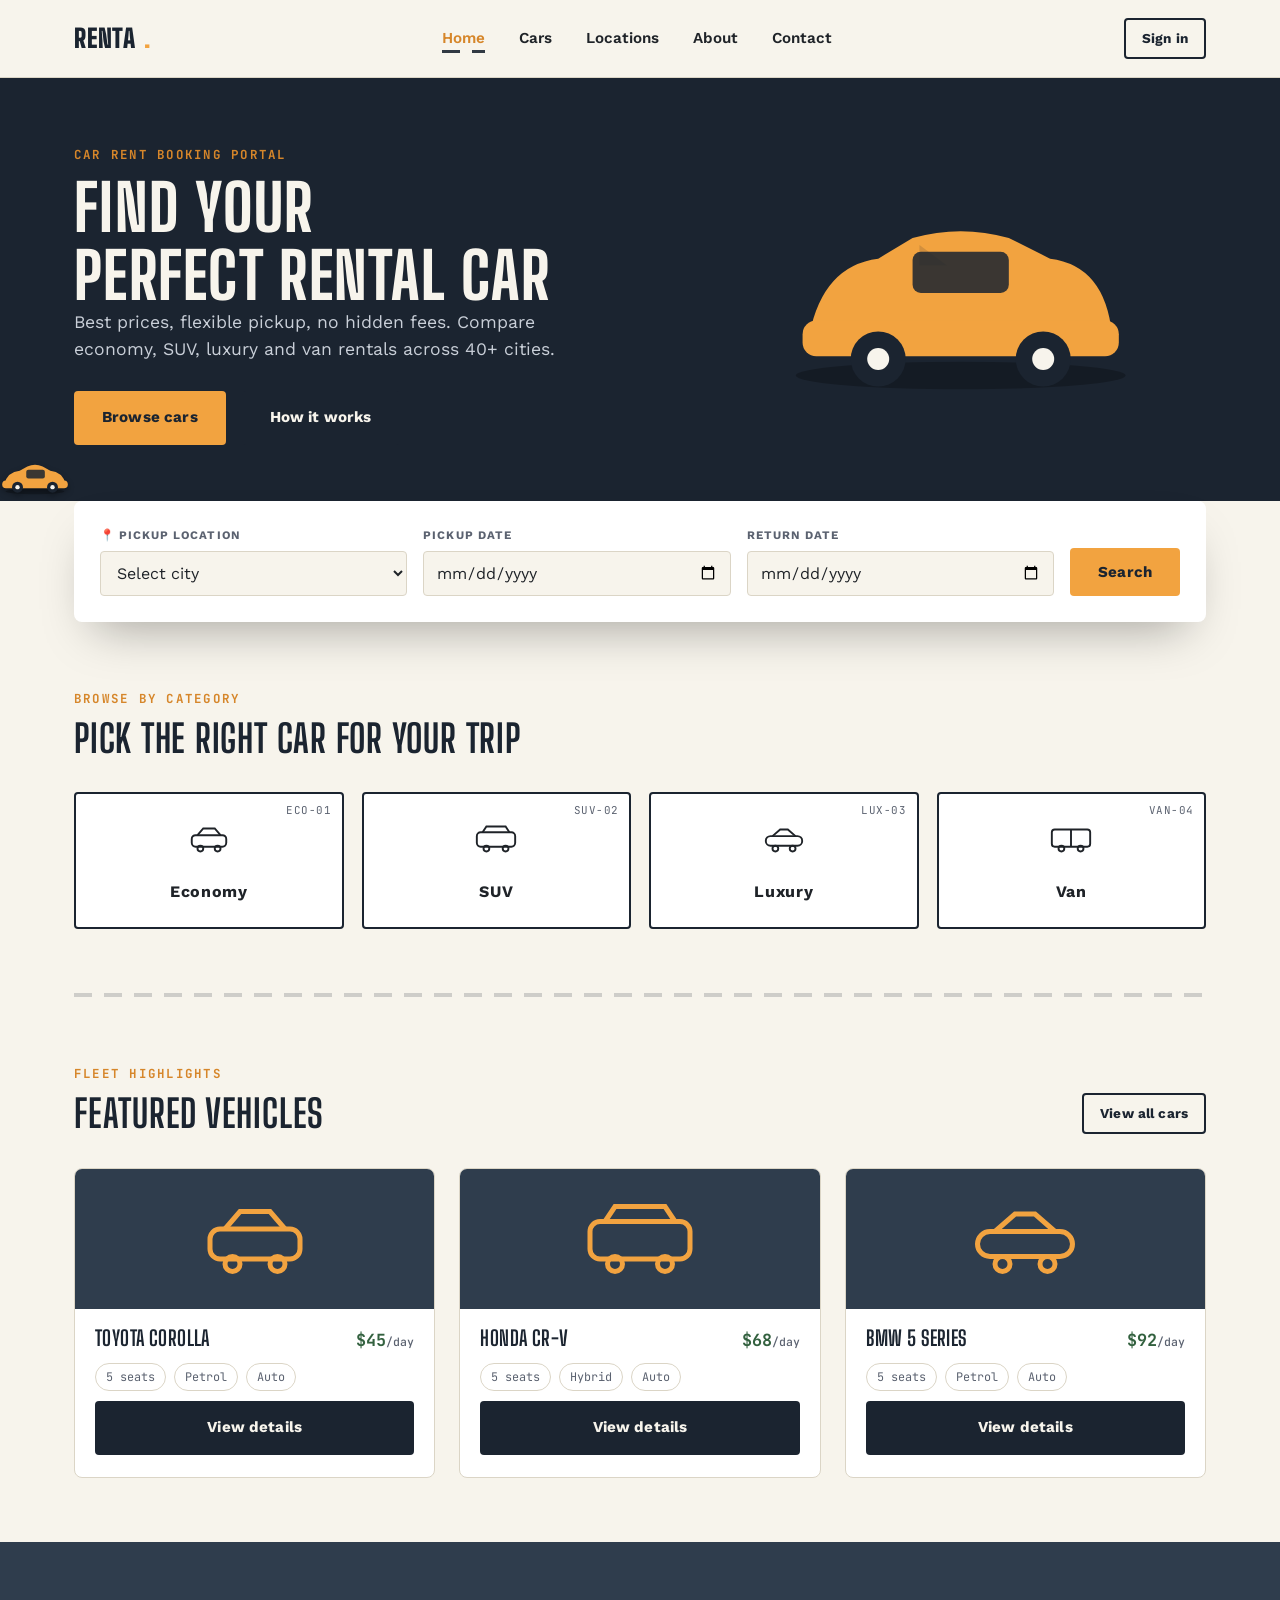
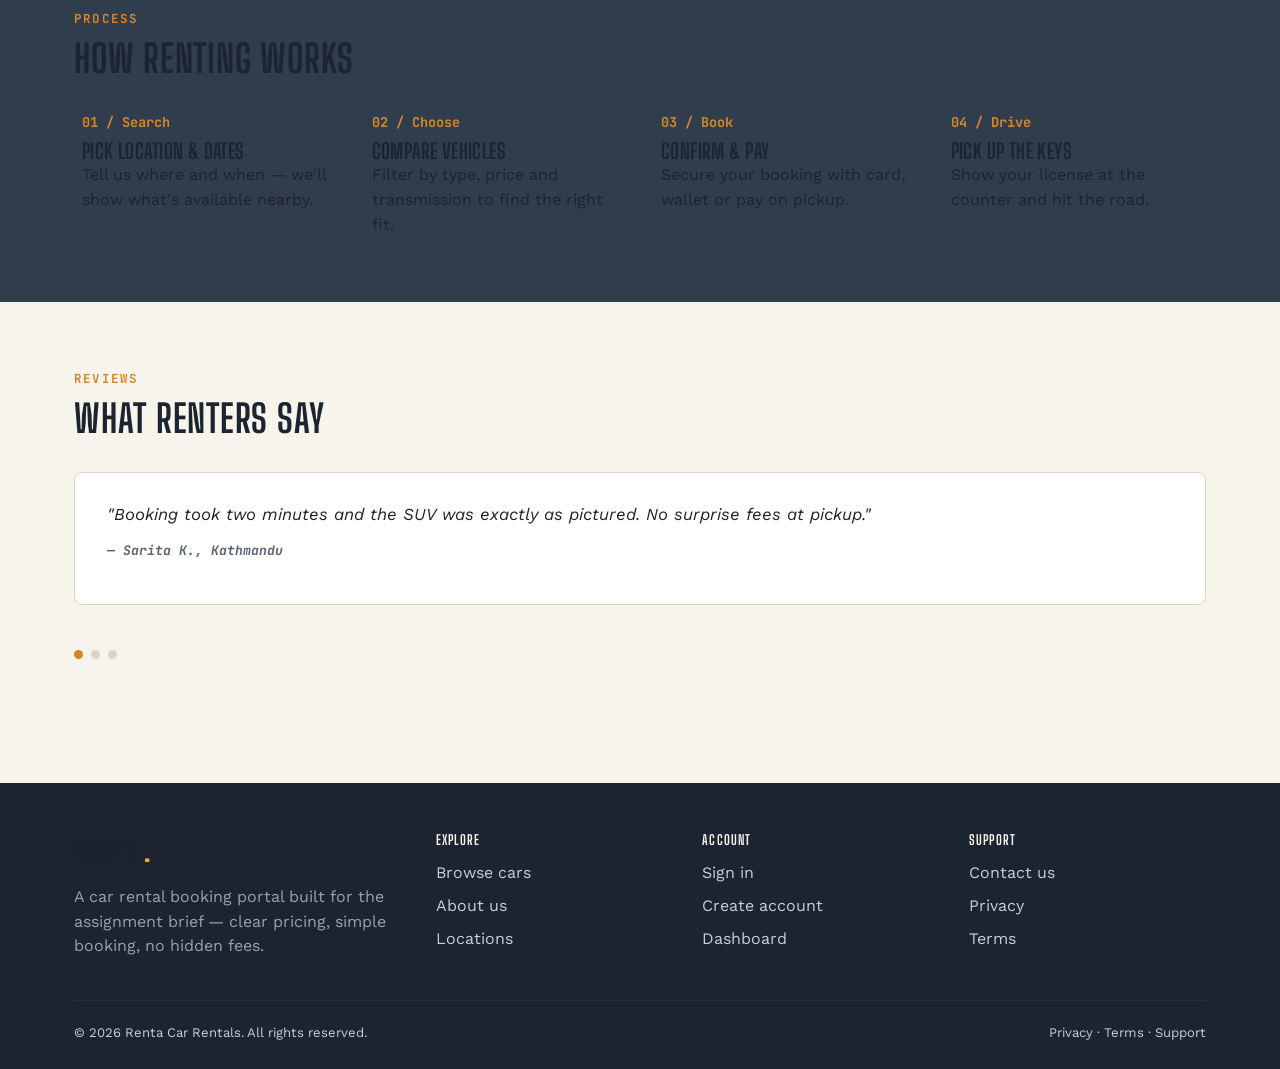
<file: CarRent/index.html>
<!DOCTYPE html>
<html lang="en">
<head>
<meta charset="utf-8">
<meta name="viewport" content="width=device-width, initial-scale=1.0">
<title>Renta — Find Your Perfect Rental Car</title>
<meta name="description" content="Renta is a car rental booking portal with best prices, flexible pickup and no hidden fees.">
<link rel="stylesheet" href="style.css">
</head>
<body>

<header class="site-header">
  <div class="container nav-wrap">
    <a href="index.html" class="brand">Renta<span class="dot">.</span></a>
    <nav>
      <ul class="nav-links">
        <li><a href="index.html" aria-current="page">Home</a></li>
        <li><a href="cars.html">Cars</a></li>
        <li><a href="about.html#locations">Locations</a></li>
        <li><a href="about.html">About</a></li>
        <li><a href="contact.html">Contact</a></li>
      </ul>
    </nav>
    <div class="nav-actions">
      <a href="login.html" class="btn btn-outline btn-sm">Sign in</a>
      <button class="nav-toggle" aria-label="Toggle menu" aria-expanded="false">
        <span></span><span></span><span></span>
      </button>
    </div>
  </div>
</header>

<section class="hero">
  <div class="container hero-grid">
    <div>
      <span class="eyebrow">Car Rent Booking Portal</span>
      <h1>Find your<br>perfect rental car</h1>
      <p class="lede">Best prices, flexible pickup, no hidden fees. Compare economy, SUV, luxury and van rentals across 40+ cities.</p>
      <div class="hero-cta">
        <a href="cars.html" class="btn btn-primary">Browse cars</a>
        <a href="about.html" class="btn btn-dark">How it works</a>
      </div>
    </div>
    <div class="hero-car" aria-hidden="true">
      <svg viewBox="0 0 260 160" class="car-shape">
        <ellipse cx="130" cy="140" rx="120" ry="10" fill="#000" opacity=".25"/>
        <path d="M20 110 Q30 60 70 55 L95 40 Q130 30 165 40 L195 55 Q235 60 240 110 Z" fill="#F2A340"/>
        <rect x="15" y="100" width="230" height="26" rx="10" fill="#F2A340"/>
        <path d="M100 45 L120 60 L100 60 Z" fill="#1B2430" opacity=".15"/>
        <circle cx="70" cy="128" r="20" fill="#1B2430"/>
        <circle cx="70" cy="128" r="8" fill="#F7F4EC"/>
        <circle cx="190" cy="128" r="20" fill="#1B2430"/>
        <circle cx="190" cy="128" r="8" fill="#F7F4EC"/>
        <rect x="95" y="50" width="70" height="30" rx="6" fill="#1B2430" opacity=".85"/>
      </svg>
    </div>
  </div>
  <div class="road-anim" aria-hidden="true"></div>
  <div class="road-car" aria-hidden="true">
    <svg viewBox="0 0 64 30" xmlns="http://www.w3.org/2000/svg">
      <ellipse cx="32" cy="27" rx="27" ry="2.5" fill="#000" opacity=".25"/>
      <path d="M4 20 Q7 9 18 8 L25 4 Q32 1 39 4 L46 8 Q57 9 60 20 Z" fill="var(--amber)"/>
      <rect x="2" y="17" width="60" height="7" rx="3.5" fill="var(--amber)"/>
      <rect x="24" y="7" width="17" height="8" rx="2" fill="var(--asphalt)" opacity=".85"/>
      <circle cx="16" cy="23" r="5" fill="var(--asphalt)"/>
      <circle cx="16" cy="23" r="2" fill="var(--cream)"/>
      <circle cx="48" cy="23" r="5" fill="var(--asphalt)"/>
      <circle cx="48" cy="23" r="2" fill="var(--cream)"/>
    </svg>
  </div>
</section>

<div class="container">
  <form class="search-card" data-validate>
    <div class="field">
      <label for="pickup-location">📍 Pickup location</label>
      <select id="pickup-location" required>
        <option value="">Select city</option>
        <option>Kathmandu</option>
        <option>Pokhara</option>
        <option>Chitwan</option>
        <option>Biratnagar</option>
      </select>
    </div>
    <div class="field">
      <label for="home-pickup-date">Pickup date</label>
      <input type="date" id="home-pickup-date" required>
    </div>
    <div class="field">
      <label for="home-return-date">Return date</label>
      <input type="date" id="home-return-date" required>
    </div>
    <button type="submit" class="btn btn-primary">Search</button>
    <div class="form-msg"></div>
  </form>
</div>

<section id="categories">
  <div class="container">
    <div class="section-head">
      <div>
        <span class="eyebrow">Browse by category</span>
        <h2>Pick the right car for your trip</h2>
      </div>
    </div>
    <div class="category-grid">
      <a href="cars.html?type=economy" class="plate" data-code="ECO-01">
        <svg viewBox="0 0 48 32" fill="none" stroke="currentColor" stroke-width="2"><rect x="6" y="12" width="36" height="12" rx="4"/><circle cx="15" cy="26" r="3"/><circle cx="33" cy="26" r="3"/><path d="M12 12 L18 5 H30 L36 12"/></svg>
        <span>Economy</span>
      </a>
      <a href="cars.html?type=suv" class="plate" data-code="SUV-02">
        <svg viewBox="0 0 48 32" fill="none" stroke="currentColor" stroke-width="2"><rect x="4" y="9" width="40" height="15" rx="4"/><circle cx="14" cy="26" r="3"/><circle cx="34" cy="26" r="3"/><path d="M10 9 L14 3 H34 L38 9"/></svg>
        <span>SUV</span>
      </a>
      <a href="cars.html?type=luxury" class="plate" data-code="LUX-03">
        <svg viewBox="0 0 48 32" fill="none" stroke="currentColor" stroke-width="2"><rect x="5" y="13" width="38" height="10" rx="5"/><circle cx="15" cy="26" r="3"/><circle cx="33" cy="26" r="3"/><path d="M12 13 L20 6 H28 L36 13"/></svg>
        <span>Luxury</span>
      </a>
      <a href="cars.html?type=van" class="plate" data-code="VAN-04">
        <svg viewBox="0 0 48 32" fill="none" stroke="currentColor" stroke-width="2"><rect x="4" y="6" width="40" height="18" rx="3"/><circle cx="14" cy="26" r="3"/><circle cx="34" cy="26" r="3"/><line x1="24" y1="6" x2="24" y2="24"/></svg>
        <span>Van</span>
      </a>
    </div>
  </div>
</section>

<div class="container"><div class="lane-divider"></div></div>

<section>
  <div class="container">
    <div class="section-head">
      <div>
        <span class="eyebrow">Fleet highlights</span>
        <h2>Featured vehicles</h2>
      </div>
      <a href="cars.html" class="btn btn-outline btn-sm">View all cars</a>
    </div>
    <div class="car-grid">
      <article class="car-card">
        <figure>
          <svg viewBox="0 0 48 32" fill="none" stroke="currentColor" stroke-width="2"><rect x="6" y="12" width="36" height="12" rx="4"/><circle cx="15" cy="26" r="3"/><circle cx="33" cy="26" r="3"/><path d="M12 12 L18 5 H30 L36 12"/></svg>
        </figure>
        <div class="body">
          <div class="row"><h3>Toyota Corolla</h3><span class="price">$45<small>/day</small></span></div>
          <div class="tag-row"><span class="tag">5 seats</span><span class="tag">Petrol</span><span class="tag">Auto</span></div>
          <a href="car-detail.html" class="btn btn-dark btn-block">View details</a>
        </div>
      </article>
      <article class="car-card">
        <figure>
          <svg viewBox="0 0 48 32" fill="none" stroke="currentColor" stroke-width="2"><rect x="4" y="9" width="40" height="15" rx="4"/><circle cx="14" cy="26" r="3"/><circle cx="34" cy="26" r="3"/><path d="M10 9 L14 3 H34 L38 9"/></svg>
        </figure>
        <div class="body">
          <div class="row"><h3>Honda CR-V</h3><span class="price">$68<small>/day</small></span></div>
          <div class="tag-row"><span class="tag">5 seats</span><span class="tag">Hybrid</span><span class="tag">Auto</span></div>
          <a href="car-detail.html" class="btn btn-dark btn-block">View details</a>
        </div>
      </article>
      <article class="car-card">
        <figure>
          <svg viewBox="0 0 48 32" fill="none" stroke="currentColor" stroke-width="2"><rect x="5" y="13" width="38" height="10" rx="5"/><circle cx="15" cy="26" r="3"/><circle cx="33" cy="26" r="3"/><path d="M12 13 L20 6 H28 L36 13"/></svg>
        </figure>
        <div class="body">
          <div class="row"><h3>BMW 5 Series</h3><span class="price">$92<small>/day</small></span></div>
          <div class="tag-row"><span class="tag">5 seats</span><span class="tag">Petrol</span><span class="tag">Auto</span></div>
          <a href="car-detail.html" class="btn btn-dark btn-block">View details</a>
        </div>
      </article>
    </div>
  </div>
</section>

<section style="background:var(--asphalt-3);">
  <div class="container">
    <div class="section-head">
      <div>
        <span class="eyebrow">Process</span>
        <h2>How renting works</h2>
      </div>
    </div>
    <ol class="steps">
      <li class="step"><span class="num">01 / Search</span><h3>Pick location &amp; dates</h3><p>Tell us where and when — we'll show what's available nearby.</p></li>
      <li class="step"><span class="num">02 / Choose</span><h3>Compare vehicles</h3><p>Filter by type, price and transmission to find the right fit.</p></li>
      <li class="step"><span class="num">03 / Book</span><h3>Confirm &amp; pay</h3><p>Secure your booking with card, wallet or pay on pickup.</p></li>
      <li class="step"><span class="num">04 / Drive</span><h3>Pick up the keys</h3><p>Show your license at the counter and hit the road.</p></li>
    </ol>
  </div>
</section>

<section>
  <div class="container">
    <div class="section-head">
      <div>
        <span class="eyebrow">Reviews</span>
        <h2>What renters say</h2>
      </div>
    </div>
    <div class="testimonial-track">
      <blockquote class="testimonial active">
        <p>"Booking took two minutes and the SUV was exactly as pictured. No surprise fees at pickup."</p>
        <p class="who">— Sarita K., Kathmandu</p>
      </blockquote>
      <blockquote class="testimonial">
        <p>"I compared three companies — Renta had the clearest pricing table, so it was an easy choice."</p>
        <p class="who">— Amit R., Pokhara</p>
      </blockquote>
      <blockquote class="testimonial">
        <p>"Support answered a change-of-date request within minutes. Would rent again."</p>
        <p class="who">— Nisha T., Biratnagar</p>
      </blockquote>
    </div>
    <div class="dots">
      <button class="active" aria-label="Show review 1"></button>
      <button aria-label="Show review 2"></button>
      <button aria-label="Show review 3"></button>
    </div>
  </div>
</section>

<footer class="site-footer">
  <div class="container">
    <div class="footer-grid">
      <div>
        <a href="index.html" class="brand">Renta<span class="dot">.</span></a>
        <p style="margin-top:12px; max-width:34ch; color:#9AA2AD;">A car rental booking portal built for the assignment brief — clear pricing, simple booking, no hidden fees.</p>
      </div>
      <div>
        <h4>Explore</h4>
        <ul>
          <li><a href="cars.html">Browse cars</a></li>
          <li><a href="about.html">About us</a></li>
          <li><a href="about.html#locations">Locations</a></li>
        </ul>
      </div>
      <div>
        <h4>Account</h4>
        <ul>
          <li><a href="login.html">Sign in</a></li>
          <li><a href="register.html">Create account</a></li>
          <li><a href="dashboard.html">Dashboard</a></li>
        </ul>
      </div>
      <div>
        <h4>Support</h4>
        <ul>
          <li><a href="contact.html">Contact us</a></li>
          <li><a href="#">Privacy</a></li>
          <li><a href="#">Terms</a></li>
        </ul>
      </div>
    </div>
    <div class="footer-bottom">
      <span>© 2026 Renta Car Rentals. All rights reserved.</span>
      <span>Privacy · Terms · Support</span>
    </div>
  </div>
</footer>

<script src="script.js"></script>
</body>
</html>
</file>
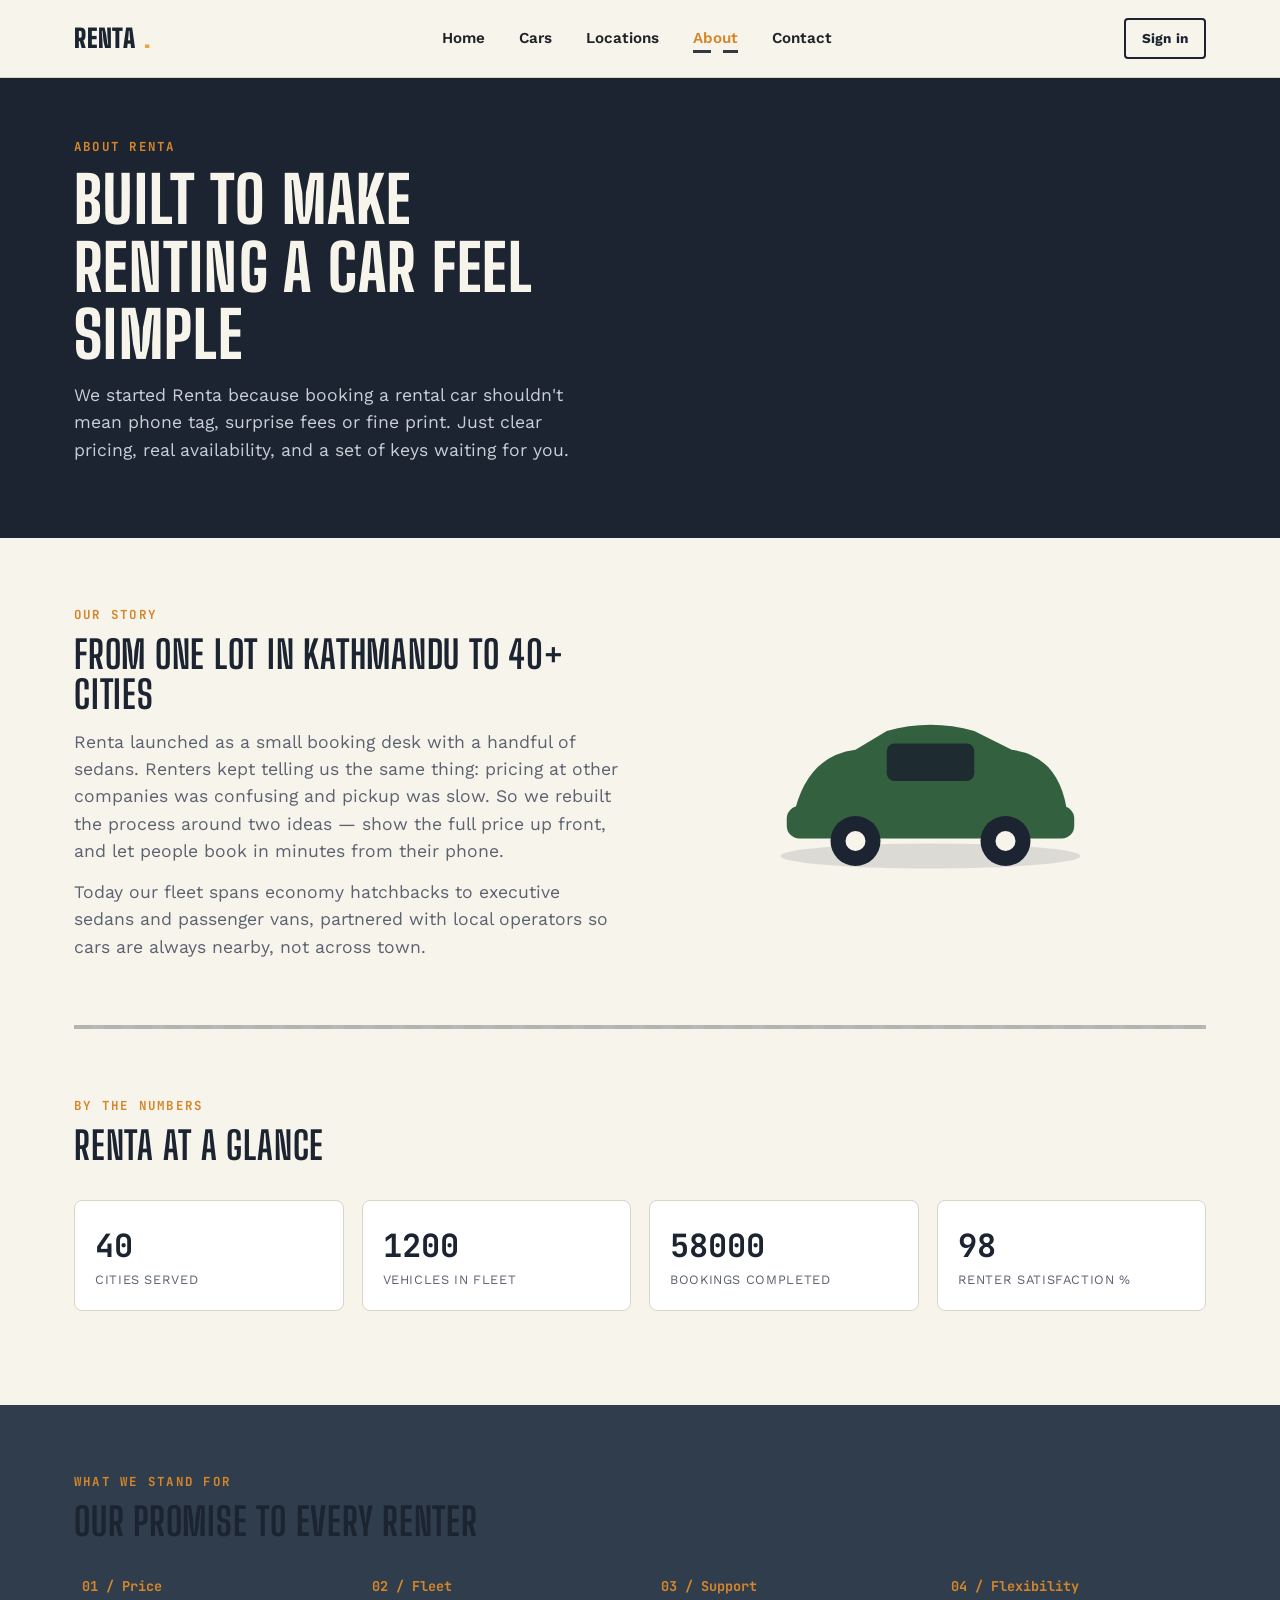
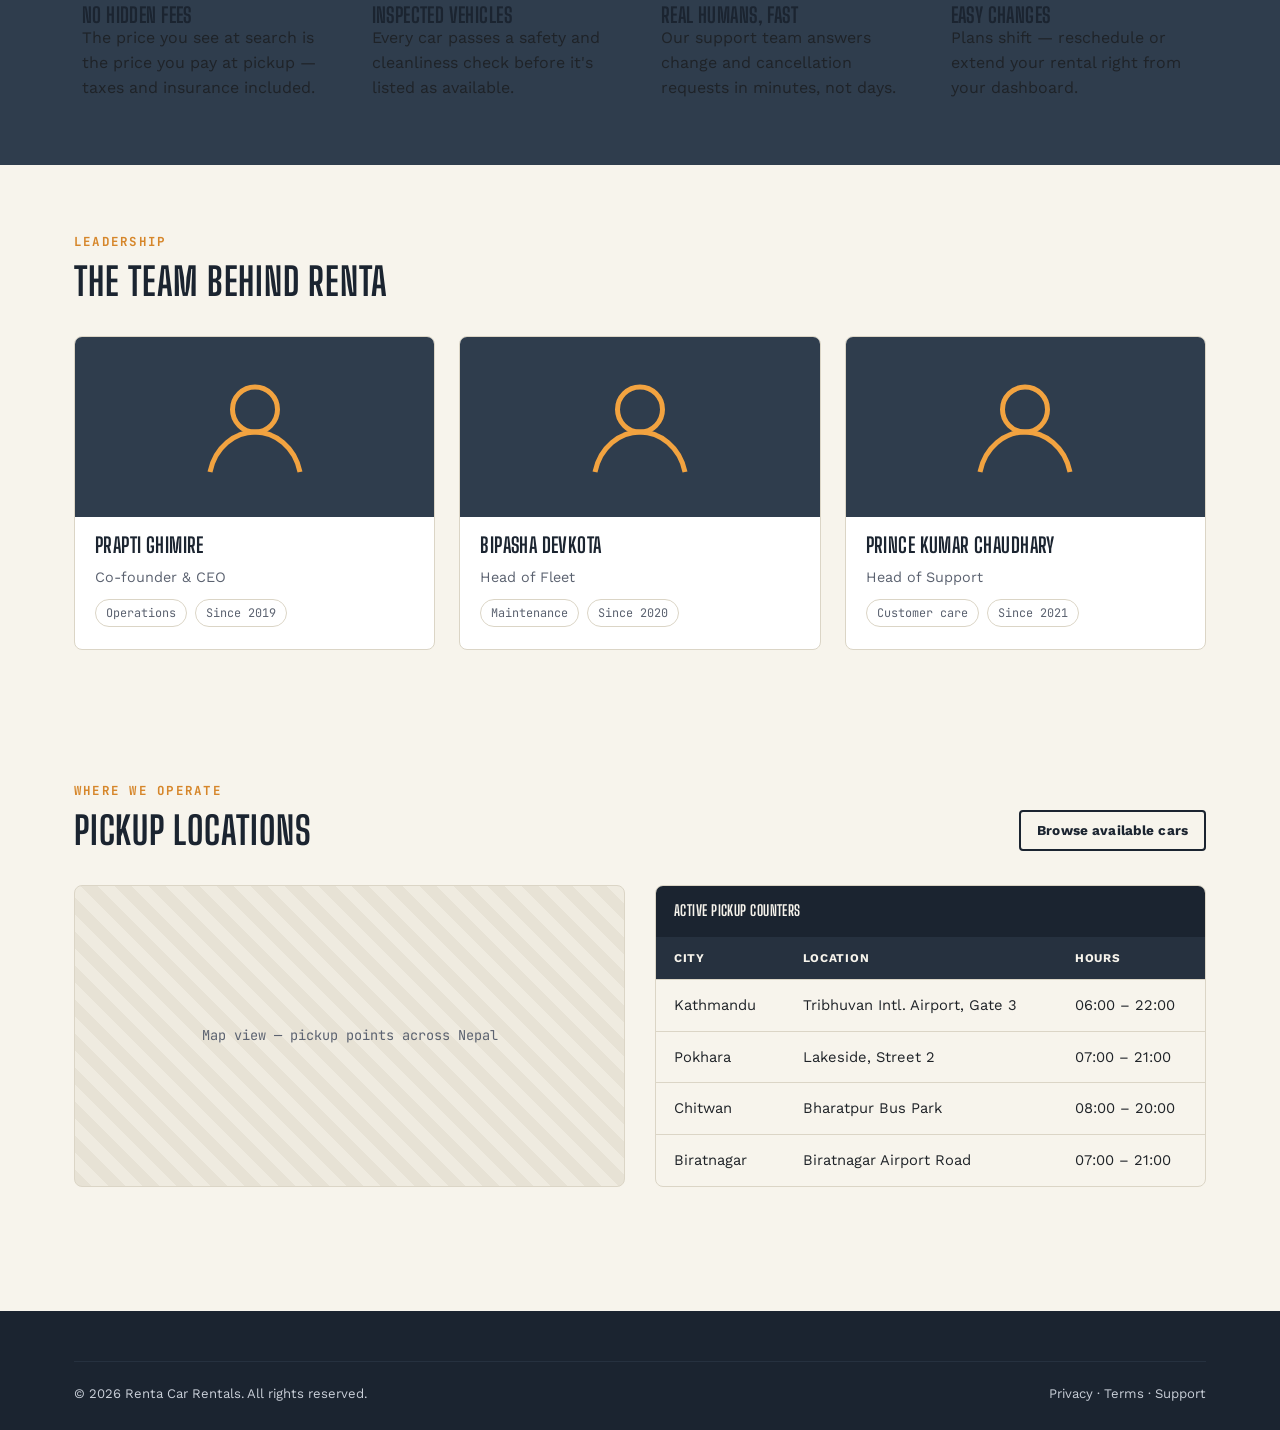
<file: CarRent/about.html>
<!DOCTYPE html>
<html lang="en">
<head>
<meta charset="utf-8">
<meta name="viewport" content="width=device-width, initial-scale=1.0">
<title>About Us — Renta</title>
<meta name="description" content="Learn about Renta, our mission, our fleet standards and where to find us across Nepal.">
<link rel="stylesheet" href="style.css">
</head>
<body>

<header class="site-header">
  <div class="container nav-wrap">
    <a href="index.html" class="brand">Renta<span class="dot">.</span></a>
    <nav>
      <ul class="nav-links">
        <li><a href="index.html">Home</a></li>
        <li><a href="cars.html">Cars</a></li>
        <li><a href="about.html#locations">Locations</a></li>
        <li><a href="about.html" aria-current="page">About</a></li>
        <li><a href="contact.html">Contact</a></li>
      </ul>
    </nav>
    <div class="nav-actions">
      <a href="login.html" class="btn btn-outline btn-sm">Sign in</a>
      <button class="nav-toggle" aria-label="Toggle menu" aria-expanded="false">
        <span></span><span></span><span></span>
      </button>
    </div>
  </div>
</header>

<section class="hero" style="padding-block:56px 74px;">
  <div class="container">
    <span class="eyebrow">About Renta</span>
    <h1 style="max-width:16ch;">Built to make renting a car feel simple</h1>
    <p class="lede" style="color:#C9CFD8; margin-top:14px;">We started Renta because booking a rental car shouldn't mean phone tag, surprise fees or fine print. Just clear pricing, real availability, and a set of keys waiting for you.</p>
  </div>
  <div class="road-anim" aria-hidden="true"></div>
</section>

<section>
  <div class="container">
    <div class="grid-2" style="align-items:center;">
      <div>
        <span class="eyebrow">Our story</span>
        <h2>From one lot in Kathmandu to 40+ cities</h2>
        <p class="lede" style="margin-top:14px; max-width:52ch;">Renta launched as a small booking desk with a handful of sedans. Renters kept telling us the same thing: pricing at other companies was confusing and pickup was slow. So we rebuilt the process around two ideas — show the full price up front, and let people book in minutes from their phone.</p>
        <p class="lede" style="margin-top:14px; max-width:52ch;">Today our fleet spans economy hatchbacks to executive sedans and passenger vans, partnered with local operators so cars are always nearby, not across town.</p>
      </div>
      <div class="hero-car" aria-hidden="true" style="height:200px;">
        <svg viewBox="0 0 260 160" class="car-shape">
          <ellipse cx="130" cy="140" rx="120" ry="10" fill="#1B2430" opacity=".12"/>
          <path d="M20 110 Q30 60 70 55 L95 40 Q130 30 165 40 L195 55 Q235 60 240 110 Z" fill="#33613F"/>
          <rect x="15" y="100" width="230" height="26" rx="10" fill="#33613F"/>
          <circle cx="70" cy="128" r="20" fill="#1B2430"/>
          <circle cx="70" cy="128" r="8" fill="#F7F4EC"/>
          <circle cx="190" cy="128" r="20" fill="#1B2430"/>
          <circle cx="190" cy="128" r="8" fill="#F7F4EC"/>
          <rect x="95" y="50" width="70" height="30" rx="6" fill="#1B2430" opacity=".85"/>
        </svg>
      </div>
    </div>
  </div>
</section>

<div class="container"><div class="lane-divider dark"></div></div>

<section>
  <div class="container">
    <div class="section-head">
      <div>
        <span class="eyebrow">By the numbers</span>
        <h2>Renta at a glance</h2>
      </div>
    </div>
    <div class="stat-grid">
      <div class="stat-card">
        <div class="num" data-count-to="40" data-prefix="">0</div>
        <div class="label">Cities served</div>
      </div>
      <div class="stat-card">
        <div class="num" data-count-to="1200" data-prefix="">0</div>
        <div class="label">Vehicles in fleet</div>
      </div>
      <div class="stat-card">
        <div class="num" data-count-to="58000" data-prefix="">0</div>
        <div class="label">Bookings completed</div>
      </div>
      <div class="stat-card">
        <div class="num" data-count-to="98" data-prefix="">0</div>
        <div class="label">Renter satisfaction %</div>
      </div>
    </div>
  </div>
</section>

<section style="background:var(--asphalt-3);">
  <div class="container">
    <div class="section-head">
      <div>
        <span class="eyebrow">What we stand for</span>
        <h2>Our promise to every renter</h2>
      </div>
    </div>
    <ol class="steps">
      <li class="step">
        <span class="num">01 / Price</span>
        <h3>No hidden fees</h3>
        <p>The price you see at search is the price you pay at pickup — taxes and insurance included.</p>
      </li>
      <li class="step">
        <span class="num">02 / Fleet</span>
        <h3>Inspected vehicles</h3>
        <p>Every car passes a safety and cleanliness check before it's listed as available.</p>
      </li>
      <li class="step">
        <span class="num">03 / Support</span>
        <h3>Real humans, fast</h3>
        <p>Our support team answers change and cancellation requests in minutes, not days.</p>
      </li>
      <li class="step">
        <span class="num">04 / Flexibility</span>
        <h3>Easy changes</h3>
        <p>Plans shift — reschedule or extend your rental right from your dashboard.</p>
      </li>
    </ol>
  </div>
</section>

<section>
  <div class="container">
    <div class="section-head">
      <div>
        <span class="eyebrow">Leadership</span>
        <h2>The team behind Renta</h2>
      </div>
    </div>
    <div class="car-grid">
      <article class="car-card">
        <figure>
          <svg viewBox="0 0 48 48" fill="none" stroke="currentColor" stroke-width="2"><circle cx="24" cy="17" r="9"/><path d="M6 42c2-10 10-16 18-16s16 6 18 16"/></svg>
        </figure>
        <div class="body">
          <div class="row"><h3>Prapti Ghimire</h3></div>
          <p style="color:var(--ink-soft); font-size:.9rem;">Co-founder &amp; CEO</p>
          <div class="tag-row"><span class="tag">Operations</span><span class="tag">Since 2019</span></div>
        </div>
      </article>
      <article class="car-card">
        <figure>
          <svg viewBox="0 0 48 48" fill="none" stroke="currentColor" stroke-width="2"><circle cx="24" cy="17" r="9"/><path d="M6 42c2-10 10-16 18-16s16 6 18 16"/></svg>
        </figure>
        <div class="body">
          <div class="row"><h3>Bipasha Devkota</h3></div>
          <p style="color:var(--ink-soft); font-size:.9rem;">Head of Fleet</p>
          <div class="tag-row"><span class="tag">Maintenance</span><span class="tag">Since 2020</span></div>
        </div>
      </article>
      <article class="car-card">
        <figure>
          <svg viewBox="0 0 48 48" fill="none" stroke="currentColor" stroke-width="2"><circle cx="24" cy="17" r="9"/><path d="M6 42c2-10 10-16 18-16s16 6 18 16"/></svg>
        </figure>
        <div class="body">
          <div class="row"><h3>Prince Kumar Chaudhary</h3></div>
          <p style="color:var(--ink-soft); font-size:.9rem;">Head of Support</p>
          <div class="tag-row"><span class="tag">Customer care</span><span class="tag">Since 2021</span></div>
        </div>
      </article>
    </div>
  </div>
</section>

<section id="locations">
  <div class="container">
    <div class="section-head">
      <div>
        <span class="eyebrow">Where we operate</span>
        <h2>Pickup locations</h2>
      </div>
      <a href="cars.html" class="btn btn-outline btn-sm">Browse available cars</a>
    </div>
    <div class="grid-2">
      <div class="map-box" aria-hidden="true">Map view — pickup points across Nepal</div>
      <div class="table-wrap">
        <table>
          <caption>Active pickup counters</caption>
          <thead>
            <tr><th>City</th><th>Location</th><th>Hours</th></tr>
          </thead>
          <tbody>
            <tr><td>Kathmandu</td><td>Tribhuvan Intl. Airport, Gate 3</td><td>06:00 – 22:00</td></tr>
            <tr><td>Pokhara</td><td>Lakeside, Street 2</td><td>07:00 – 21:00</td></tr>
            <tr><td>Chitwan</td><td>Bharatpur Bus Park</td><td>08:00 – 20:00</td></tr>
            <tr><td>Biratnagar</td><td>Biratnagar Airport Road</td><td>07:00 – 21:00</td></tr>
          </tbody>
        </table>
      </div>
    </div>
  </div>
</section>

<footer class="site-footer">
  <div class="container">
    <div class="footer-bottom">
      <span>© 2026 Renta Car Rentals. All rights reserved.</span>
      <span>Privacy · Terms · Support</span>
    </div>
  </div>
</footer>

<script src="script.js"></script>
</body>
</html>
</file>
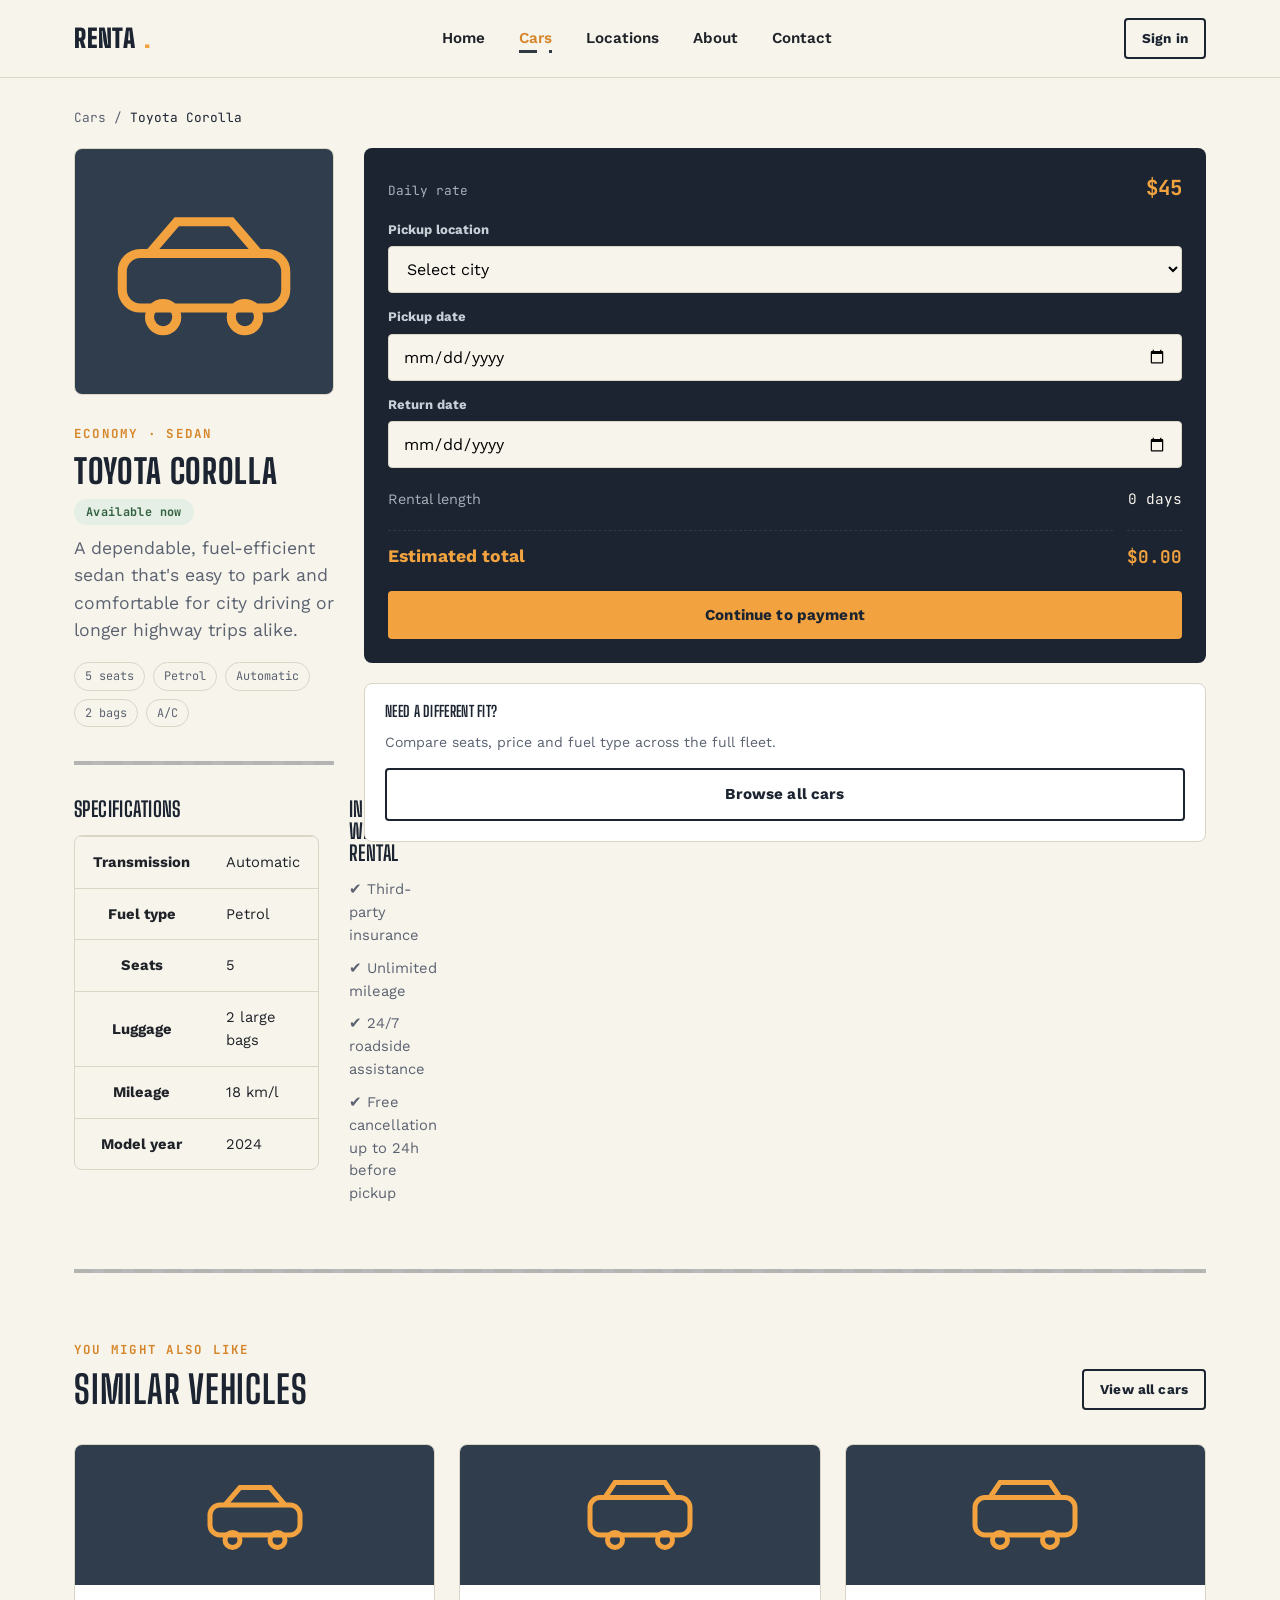
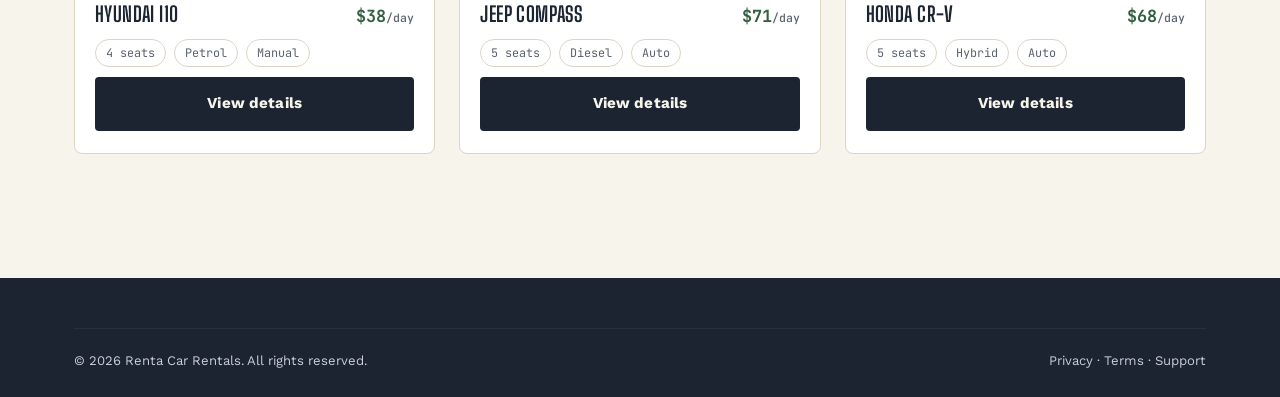
<file: CarRent/car-detail.html>
<!DOCTYPE html>
<html lang="en">
<head>
<meta charset="utf-8">
<meta name="viewport" content="width=device-width, initial-scale=1.0">
<title>Toyota Corolla — Renta</title>
<meta name="description" content="View specs, photos and pricing for the Toyota Corolla, then book your rental in minutes.">
<link rel="stylesheet" href="style.css">
</head>
<body>

<header class="site-header">
  <div class="container nav-wrap">
    <a href="index.html" class="brand">Renta<span class="dot">.</span></a>
    <nav>
      <ul class="nav-links">
        <li><a href="index.html">Home</a></li>
        <li><a href="cars.html" aria-current="page">Cars</a></li>
        <li><a href="about.html#locations">Locations</a></li>
        <li><a href="about.html">About</a></li>
        <li><a href="contact.html">Contact</a></li>
      </ul>
    </nav>
    <div class="nav-actions">
      <a href="login.html" class="btn btn-outline btn-sm">Sign in</a>
      <button class="nav-toggle" aria-label="Toggle menu" aria-expanded="false">
        <span></span><span></span><span></span>
      </button>
    </div>
  </div>
</header>

<section style="padding-block:30px 0;">
  <div class="container">
    <p style="font-family:var(--font-mono); font-size:.8rem; color:var(--ink-soft);">
      <a href="cars.html" style="color:var(--ink-soft);">Cars</a> / <span style="color:var(--asphalt);">Toyota Corolla</span>
    </p>
  </div>
</section>

<section style="padding-block:20px 64px;">
  <div class="container booking-shell">

    <div>
      <div class="car-card" style="margin-bottom:26px;">
        <figure style="padding:50px 20px;">
          <svg viewBox="0 0 48 32" fill="none" stroke="currentColor" stroke-width="2" style="width:220px;"><rect x="6" y="12" width="36" height="12" rx="4"/><circle cx="15" cy="26" r="3"/><circle cx="33" cy="26" r="3"/><path d="M12 12 L18 5 H30 L36 12"/></svg>
        </figure>
      </div>

      <span class="eyebrow">Economy · Sedan</span>
      <div class="row" style="display:flex; justify-content:space-between; align-items:baseline; flex-wrap:wrap; gap:10px;">
        <h1 style="font-size:2.1rem;">Toyota Corolla</h1>
        <span class="badge badge-complete">Available now</span>
      </div>
      <p class="lede" style="margin-top:10px;">A dependable, fuel-efficient sedan that's easy to park and comfortable for city driving or longer highway trips alike.</p>

      <div class="tag-row" style="margin-top:18px;">
        <span class="tag">5 seats</span>
        <span class="tag">Petrol</span>
        <span class="tag">Automatic</span>
        <span class="tag">2 bags</span>
        <span class="tag">A/C</span>
      </div>

      <div class="lane-divider dark" style="margin-block:34px;"></div>

      <div class="grid-2">
        <div>
          <h3 style="margin-bottom:14px;">Specifications</h3>
          <div class="table-wrap">
            <table>
              <tbody>
                <tr><th>Transmission</th><td>Automatic</td></tr>
                <tr><th>Fuel type</th><td>Petrol</td></tr>
                <tr><th>Seats</th><td>5</td></tr>
                <tr><th>Luggage</th><td>2 large bags</td></tr>
                <tr><th>Mileage</th><td>18 km/l</td></tr>
                <tr><th>Model year</th><td>2024</td></tr>
              </tbody>
            </table>
          </div>
        </div>
        <div>
          <h3 style="margin-bottom:14px;">Included with every rental</h3>
          <ul style="display:flex; flex-direction:column; gap:10px;">
            <li style="color:var(--ink-soft); font-size:.92rem;">✔ Third-party insurance</li>
            <li style="color:var(--ink-soft); font-size:.92rem;">✔ Unlimited mileage</li>
            <li style="color:var(--ink-soft); font-size:.92rem;">✔ 24/7 roadside assistance</li>
            <li style="color:var(--ink-soft); font-size:.92rem;">✔ Free cancellation up to 24h before pickup</li>
          </ul>
        </div>
      </div>
    </div>

    <aside>
      <div class="summary-box" style="margin-bottom:20px;">
        <div style="display:flex; justify-content:space-between; align-items:baseline; margin-bottom:16px;">
          <span style="font-family:var(--font-mono); font-size:.8rem; color:#A9B0BC;">Daily rate</span>
          <span style="font-family:var(--font-mono); font-size:1.3rem; font-weight:700; color:var(--amber);">$45</span>
        </div>

        <form action="payment.html" method="get">
          <input type="hidden" id="daily-rate" value="45">

          <div class="form-group" style="margin-bottom:14px;">
            <label for="pickup-location-detail" style="color:#C9CFD8;">Pickup location</label>
            <select id="pickup-location-detail" required>
              <option value="">Select city</option>
              <option>Kathmandu</option>
              <option>Pokhara</option>
              <option>Chitwan</option>
              <option>Biratnagar</option>
            </select>
          </div>

          <div class="form-group" style="margin-bottom:14px;">
            <label for="pickup-date" style="color:#C9CFD8;">Pickup date</label>
            <input type="date" id="pickup-date" required>
          </div>

          <div class="form-group" style="margin-bottom:14px;">
            <label for="return-date" style="color:#C9CFD8;">Return date</label>
            <input type="date" id="return-date" required>
          </div>

          <dl style="margin-top:20px;">
            <dt>Rental length</dt>
            <dd><span id="rental-days">0</span> days</dd>
            <dt class="total">Estimated total</dt>
            <dd class="total" id="rental-total">$0.00</dd>
          </dl>

          <button type="submit" class="btn btn-primary btn-block" style="margin-top:20px;">Continue to payment</button>
        </form>
      </div>

      <div class="filter-box">
        <h4>Need a different fit?</h4>
        <p style="color:var(--ink-soft); font-size:.88rem; margin-bottom:14px;">Compare seats, price and fuel type across the full fleet.</p>
        <a href="cars.html" class="btn btn-outline btn-block">Browse all cars</a>
      </div>
    </aside>
  </div>
</section>

<div class="container"><div class="lane-divider dark"></div></div>

<section>
  <div class="container">
    <div class="section-head">
      <div>
        <span class="eyebrow">You might also like</span>
        <h2>Similar vehicles</h2>
      </div>
      <a href="cars.html" class="btn btn-outline btn-sm">View all cars</a>
    </div>
    <div class="car-grid">
      <article class="car-card">
        <figure><svg viewBox="0 0 48 32" fill="none" stroke="currentColor" stroke-width="2"><rect x="6" y="12" width="36" height="12" rx="4"/><circle cx="15" cy="26" r="3"/><circle cx="33" cy="26" r="3"/><path d="M12 12 L18 5 H30 L36 12"/></svg></figure>
        <div class="body">
          <div class="row"><h3>Hyundai i10</h3><span class="price">$38<small>/day</small></span></div>
          <div class="tag-row"><span class="tag">4 seats</span><span class="tag">Petrol</span><span class="tag">Manual</span></div>
          <a href="car-detail.html" class="btn btn-dark btn-block">View details</a>
        </div>
      </article>
      <article class="car-card">
        <figure><svg viewBox="0 0 48 32" fill="none" stroke="currentColor" stroke-width="2"><rect x="4" y="9" width="40" height="15" rx="4"/><circle cx="14" cy="26" r="3"/><circle cx="34" cy="26" r="3"/><path d="M10 9 L14 3 H34 L38 9"/></svg></figure>
        <div class="body">
          <div class="row"><h3>Jeep Compass</h3><span class="price">$71<small>/day</small></span></div>
          <div class="tag-row"><span class="tag">5 seats</span><span class="tag">Diesel</span><span class="tag">Auto</span></div>
          <a href="car-detail.html" class="btn btn-dark btn-block">View details</a>
        </div>
      </article>
      <article class="car-card">
        <figure><svg viewBox="0 0 48 32" fill="none" stroke="currentColor" stroke-width="2"><rect x="4" y="9" width="40" height="15" rx="4"/><circle cx="14" cy="26" r="3"/><circle cx="34" cy="26" r="3"/><path d="M10 9 L14 3 H34 L38 9"/></svg></figure>
        <div class="body">
          <div class="row"><h3>Honda CR-V</h3><span class="price">$68<small>/day</small></span></div>
          <div class="tag-row"><span class="tag">5 seats</span><span class="tag">Hybrid</span><span class="tag">Auto</span></div>
          <a href="car-detail.html" class="btn btn-dark btn-block">View details</a>
        </div>
      </article>
    </div>
  </div>
</section>

<footer class="site-footer">
  <div class="container">
    <div class="footer-bottom">
      <span>© 2026 Renta Car Rentals. All rights reserved.</span>
      <span>Privacy · Terms · Support</span>
    </div>
  </div>
</footer>

<script src="script.js"></script>
</body>
</html>
</file>
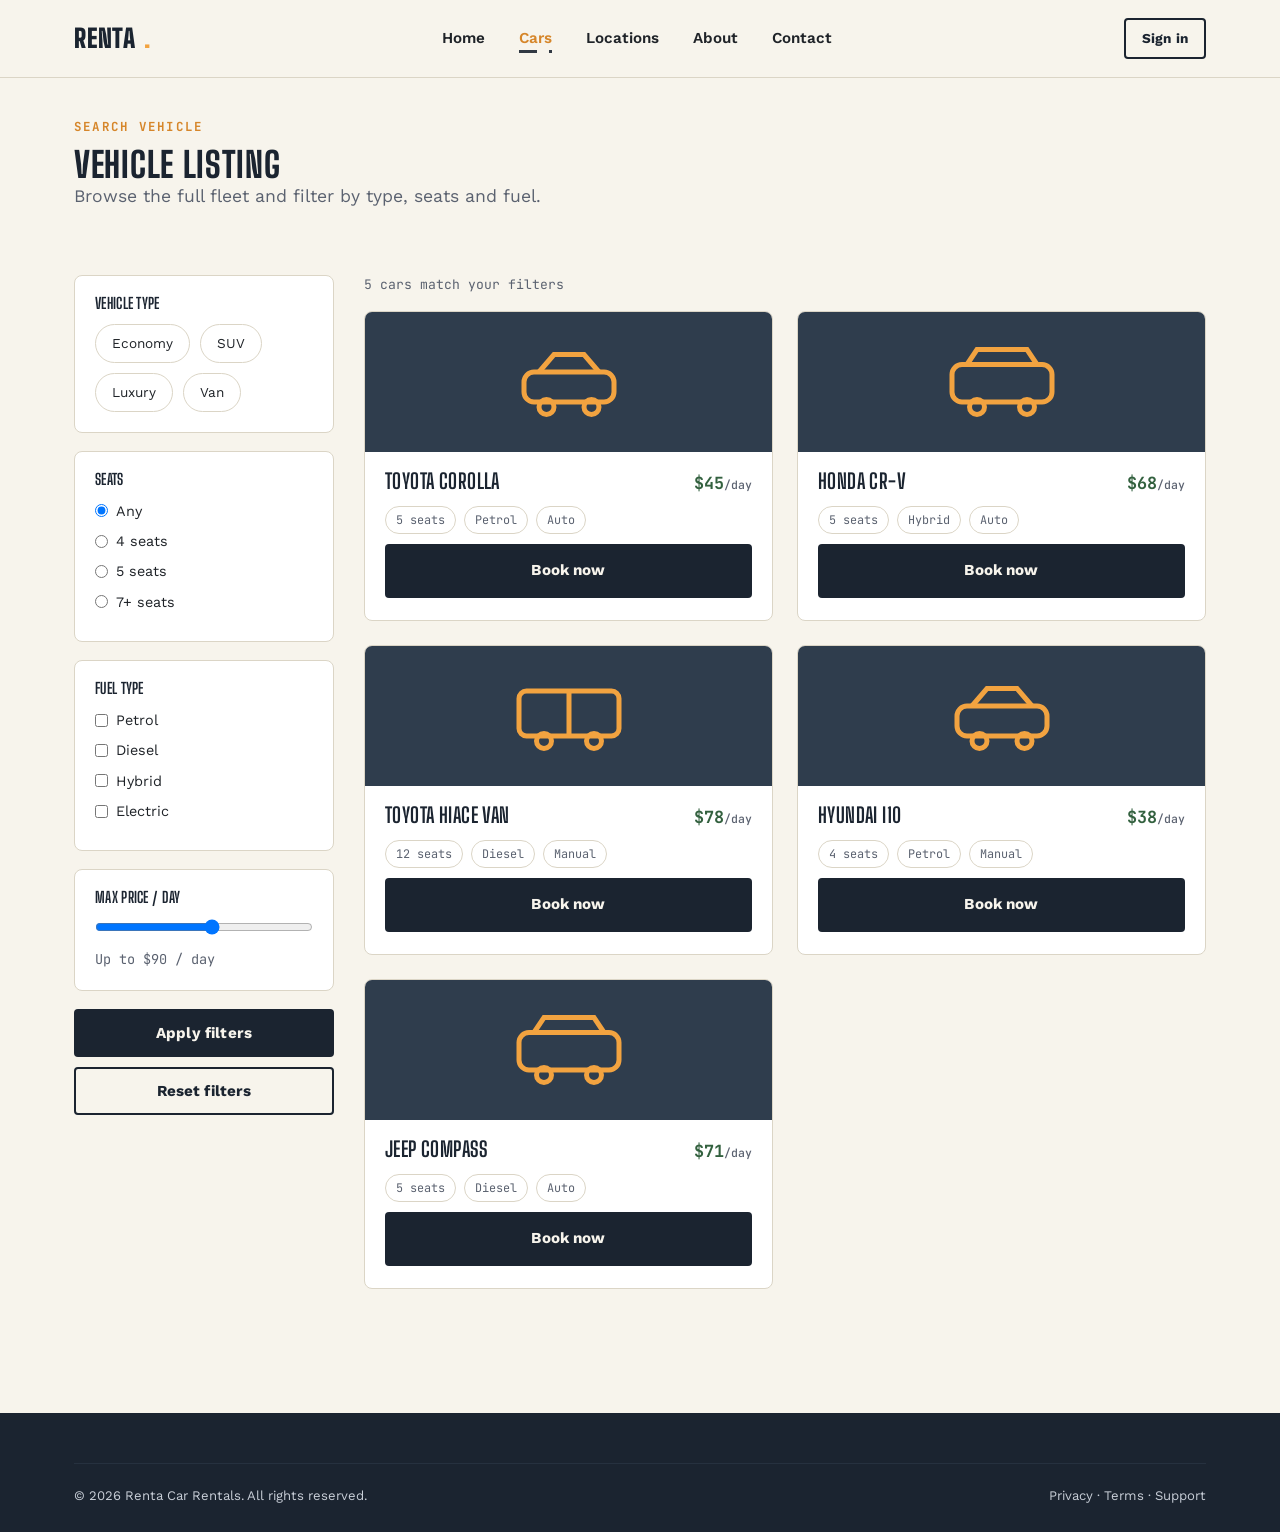
<file: CarRent/cars.html>
<!DOCTYPE html>
<html lang="en">
<head>
<meta charset="utf-8">
<meta name="viewport" content="width=device-width, initial-scale=1.0">
<title>Browse Cars — Renta</title>
<link rel="stylesheet" href="style.css">
</head>
<body>

<header class="site-header">
  <div class="container nav-wrap">
    <a href="index.html" class="brand">Renta<span class="dot">.</span></a>
    <nav>
      <ul class="nav-links">
        <li><a href="index.html">Home</a></li>
        <li><a href="cars.html" aria-current="page">Cars</a></li>
        <li><a href="about.html#locations">Locations</a></li>
        <li><a href="about.html">About</a></li>
        <li><a href="contact.html">Contact</a></li>
      </ul>
    </nav>
    <div class="nav-actions">
      <a href="login.html" class="btn btn-outline btn-sm">Sign in</a>
      <button class="nav-toggle" aria-label="Toggle menu" aria-expanded="false">
        <span></span><span></span><span></span>
      </button>
    </div>
  </div>
</header>

<section style="padding-block:36px 0;">
  <div class="container">
    <span class="eyebrow">Search vehicle</span>
    <h1 style="font-size:2.2rem;">Vehicle listing</h1>
    <p class="lede">Browse the full fleet and filter by type, seats and fuel.</p>
  </div>
</section>

<section>
  <div class="container booking-shell">
    <aside>
      <form id="car-filters">
      <div class="filter-box">
        <h4>Vehicle type</h4>
        <div class="chip-select">
          <label><input type="checkbox" name="type" value="economy"> Economy</label>
          <label><input type="checkbox" name="type" value="suv"> SUV</label>
          <label><input type="checkbox" name="type" value="luxury"> Luxury</label>
          <label><input type="checkbox" name="type" value="van"> Van</label>
        </div>
      </div>
      <div class="filter-box">
        <h4>Seats</h4>
        <div class="filter-option"><input type="radio" name="seats" id="seats-any" value="any" checked><label for="seats-any">Any</label></div>
        <div class="filter-option"><input type="radio" name="seats" id="seats-4" value="4"><label for="seats-4">4 seats</label></div>
        <div class="filter-option"><input type="radio" name="seats" id="seats-5" value="5"><label for="seats-5">5 seats</label></div>
        <div class="filter-option"><input type="radio" name="seats" id="seats-7" value="7"><label for="seats-7">7+ seats</label></div>
      </div>
      <div class="filter-box">
        <h4>Fuel type</h4>
        <div class="filter-option"><input type="checkbox" name="fuel" value="petrol" id="fuel-petrol"><label for="fuel-petrol">Petrol</label></div>
        <div class="filter-option"><input type="checkbox" name="fuel" value="diesel" id="fuel-diesel"><label for="fuel-diesel">Diesel</label></div>
        <div class="filter-option"><input type="checkbox" name="fuel" value="hybrid" id="fuel-hybrid"><label for="fuel-hybrid">Hybrid</label></div>
        <div class="filter-option"><input type="checkbox" name="fuel" value="electric" id="fuel-electric"><label for="fuel-electric">Electric</label></div>
      </div>
      <div class="filter-box">
        <h4>Max price / day</h4>
        <input type="range" min="20" max="150" value="90" id="price-range" style="width:100%;">
        <div class="range-value">Up to $<span id="price-range-val">90</span> / day</div>
      </div>
      <button type="submit" class="btn btn-dark btn-block">Apply filters</button>
      <button type="button" id="reset-filters" class="btn btn-outline btn-block" style="margin-top:10px;">Reset filters</button>
      </form>
    </aside>

    <div>
      <p id="results-count" style="font-family:var(--font-mono); font-size:.82rem; color:var(--ink-soft); margin-bottom:16px;"></p>

      <div class="car-grid" id="car-grid">

        <article class="car-card" data-type="economy" data-seats="5" data-fuel="petrol" data-price="45">
          <figure><svg viewBox="0 0 48 32" fill="none" stroke="currentColor" stroke-width="2"><rect x="6" y="12" width="36" height="12" rx="4"/><circle cx="15" cy="26" r="3"/><circle cx="33" cy="26" r="3"/><path d="M12 12 L18 5 H30 L36 12"/></svg></figure>
          <div class="body">
            <div class="row"><h3>Toyota Corolla</h3><span class="price">$45<small>/day</small></span></div>
            <div class="tag-row"><span class="tag">5 seats</span><span class="tag">Petrol</span><span class="tag">Auto</span></div>
            <a href="car-detail.html" class="btn btn-dark btn-block">Book now</a>
          </div>
        </article>

        <article class="car-card" data-type="suv" data-seats="5" data-fuel="hybrid" data-price="68">
          <figure><svg viewBox="0 0 48 32" fill="none" stroke="currentColor" stroke-width="2"><rect x="4" y="9" width="40" height="15" rx="4"/><circle cx="14" cy="26" r="3"/><circle cx="34" cy="26" r="3"/><path d="M10 9 L14 3 H34 L38 9"/></svg></figure>
          <div class="body">
            <div class="row"><h3>Honda CR-V</h3><span class="price">$68<small>/day</small></span></div>
            <div class="tag-row"><span class="tag">5 seats</span><span class="tag">Hybrid</span><span class="tag">Auto</span></div>
            <a href="car-detail.html" class="btn btn-dark btn-block">Book now</a>
          </div>
        </article>

        <article class="car-card" data-type="luxury" data-seats="5" data-fuel="petrol" data-price="92">
          <figure><svg viewBox="0 0 48 32" fill="none" stroke="currentColor" stroke-width="2"><rect x="5" y="13" width="38" height="10" rx="5"/><circle cx="15" cy="26" r="3"/><circle cx="33" cy="26" r="3"/><path d="M12 13 L20 6 H28 L36 13"/></svg></figure>
          <div class="body">
            <div class="row"><h3>BMW 5 Series</h3><span class="price">$92<small>/day</small></span></div>
            <div class="tag-row"><span class="tag">5 seats</span><span class="tag">Petrol</span><span class="tag">Auto</span></div>
            <a href="car-detail.html" class="btn btn-dark btn-block">Book now</a>
          </div>
        </article>

        <article class="car-card" data-type="van" data-seats="7" data-fuel="diesel" data-price="78">
          <figure><svg viewBox="0 0 48 32" fill="none" stroke="currentColor" stroke-width="2"><rect x="4" y="6" width="40" height="18" rx="3"/><circle cx="14" cy="26" r="3"/><circle cx="34" cy="26" r="3"/><line x1="24" y1="6" x2="24" y2="24"/></svg></figure>
          <div class="body">
            <div class="row"><h3>Toyota Hiace Van</h3><span class="price">$78<small>/day</small></span></div>
            <div class="tag-row"><span class="tag">12 seats</span><span class="tag">Diesel</span><span class="tag">Manual</span></div>
            <a href="car-detail.html" class="btn btn-dark btn-block">Book now</a>
          </div>
        </article>

        <article class="car-card" data-type="economy" data-seats="4" data-fuel="petrol" data-price="38">
          <figure><svg viewBox="0 0 48 32" fill="none" stroke="currentColor" stroke-width="2"><rect x="6" y="12" width="36" height="12" rx="4"/><circle cx="15" cy="26" r="3"/><circle cx="33" cy="26" r="3"/><path d="M12 12 L18 5 H30 L36 12"/></svg></figure>
          <div class="body">
            <div class="row"><h3>Hyundai i10</h3><span class="price">$38<small>/day</small></span></div>
            <div class="tag-row"><span class="tag">4 seats</span><span class="tag">Petrol</span><span class="tag">Manual</span></div>
            <a href="car-detail.html" class="btn btn-dark btn-block">Book now</a>
          </div>
        </article>

        <article class="car-card" data-type="suv" data-seats="5" data-fuel="diesel" data-price="71">
          <figure><svg viewBox="0 0 48 32" fill="none" stroke="currentColor" stroke-width="2"><rect x="4" y="9" width="40" height="15" rx="4"/><circle cx="14" cy="26" r="3"/><circle cx="34" cy="26" r="3"/><path d="M10 9 L14 3 H34 L38 9"/></svg></figure>
          <div class="body">
            <div class="row"><h3>Jeep Compass</h3><span class="price">$71<small>/day</small></span></div>
            <div class="tag-row"><span class="tag">5 seats</span><span class="tag">Diesel</span><span class="tag">Auto</span></div>
            <a href="car-detail.html" class="btn btn-dark btn-block">Book now</a>
          </div>
        </article>

      </div>

      <p id="no-results" style="display:none; font-family:var(--font-mono); color:var(--ink-soft); padding:40px 0; text-align:center;">
        No cars match those filters — try widening your search.
      </p>
    </div>
  </div>
</section>

<footer class="site-footer">
  <div class="container">
    <div class="footer-bottom">
      <span>© 2026 Renta Car Rentals. All rights reserved.</span>
      <span>Privacy · Terms · Support</span>
    </div>
  </div>
</footer>

<script src="script.js"></script>
<script>
  var range = document.getElementById('price-range');
  var out = document.getElementById('price-range-val');
  if (range && out) range.addEventListener('input', function () { out.textContent = range.value; });
</script>
</body>
</html>
</file>
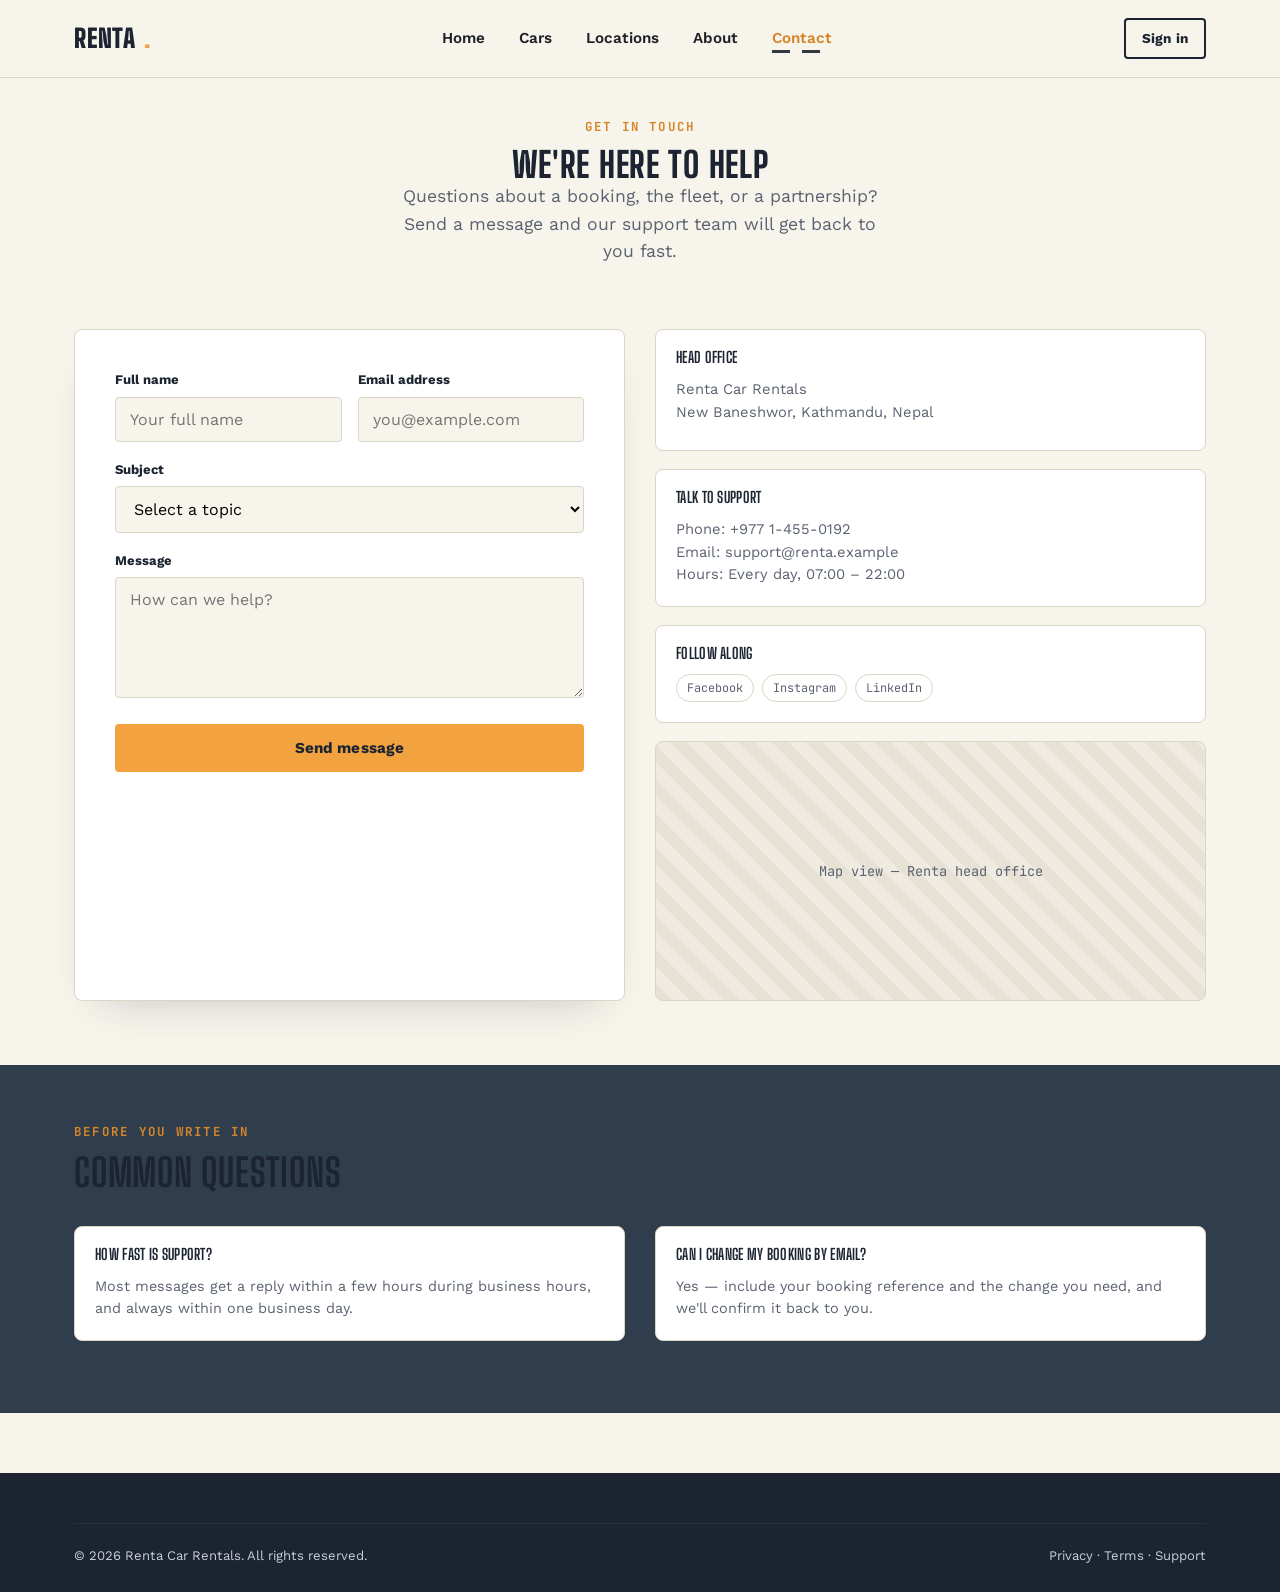
<file: CarRent/contact.html>
<!DOCTYPE html>
<html lang="en">
<head>
<meta charset="utf-8">
<meta name="viewport" content="width=device-width, initial-scale=1.0">
<title>Contact Us — Renta</title>
<meta name="description" content="Get in touch with Renta for booking help, fleet questions or support.">
<link rel="stylesheet" href="style.css">
</head>
<body>

<header class="site-header">
  <div class="container nav-wrap">
    <a href="index.html" class="brand">Renta<span class="dot">.</span></a>
    <nav>
      <ul class="nav-links">
        <li><a href="index.html">Home</a></li>
        <li><a href="cars.html">Cars</a></li>
        <li><a href="about.html#locations">Locations</a></li>
        <li><a href="about.html">About</a></li>
        <li><a href="contact.html" aria-current="page">Contact</a></li>
      </ul>
    </nav>
    <div class="nav-actions">
      <a href="login.html" class="btn btn-outline btn-sm">Sign in</a>
      <button class="nav-toggle" aria-label="Toggle menu" aria-expanded="false">
        <span></span><span></span><span></span>
      </button>
    </div>
  </div>
</header>

<section style="padding-block:36px 0;">
  <div class="container text-center">
    <span class="eyebrow">Get in touch</span>
    <h1 style="font-size:2.2rem;">We're here to help</h1>
    <p class="lede" style="margin-inline:auto;">Questions about a booking, the fleet, or a partnership? Send a message and our support team will get back to you fast.</p>
  </div>
</section>

<section>
  <div class="container grid-2">
    <div class="form-shell wide" style="margin:0;">
      <form data-validate data-success-msg="Message sent! We'll reply within one business day.">
        <div class="form-msg"></div>

        <div class="form-row">
          <div class="form-group">
            <label for="contact-name">Full name</label>
            <input type="text" id="contact-name" name="name" placeholder="Your full name" required>
          </div>
          <div class="form-group">
            <label for="contact-email">Email address</label>
            <input type="email" id="contact-email" name="email" placeholder="you@example.com" required>
          </div>
        </div>

        <div class="form-group">
          <label for="contact-subject">Subject</label>
          <select id="contact-subject" name="subject" required>
            <option value="">Select a topic</option>
            <option>Booking support</option>
            <option>Billing question</option>
            <option>Fleet / partnership inquiry</option>
            <option>Feedback</option>
            <option>Other</option>
          </select>
        </div>

        <div class="form-group">
          <label for="contact-message">Message</label>
          <textarea id="contact-message" name="message" rows="5" placeholder="How can we help?" required></textarea>
        </div>

        <button type="submit" class="btn btn-primary btn-block">Send message</button>
      </form>
    </div>

    <div>
      <div class="filter-box">
        <h4>Head office</h4>
        <p style="color:var(--ink-soft); font-size:.92rem; margin-bottom:6px;">Renta Car Rentals<br>New Baneshwor, Kathmandu, Nepal</p>
      </div>
      <div class="filter-box">
        <h4>Talk to support</h4>
        <p style="color:var(--ink-soft); font-size:.92rem;">Phone: +977 1-455-0192<br>Email: support@renta.example<br>Hours: Every day, 07:00 – 22:00</p>
      </div>
      <div class="filter-box">
        <h4>Follow along</h4>
        <div class="tag-row">
          <span class="tag">Facebook</span>
          <span class="tag">Instagram</span>
          <span class="tag">LinkedIn</span>
        </div>
      </div>
      <div class="map-box" aria-hidden="true">Map view — Renta head office</div>
    </div>
  </div>
</section>

<section style="background:var(--asphalt-3); padding-block:54px;">
  <div class="container">
    <div class="section-head">
      <div>
        <span class="eyebrow">Before you write in</span>
        <h2>Common questions</h2>
      </div>
    </div>
    <div class="grid-2">
      <div class="filter-box" style="background:var(--paper);">
        <h4>How fast is support?</h4>
        <p style="color:var(--ink-soft); font-size:.9rem;">Most messages get a reply within a few hours during business hours, and always within one business day.</p>
      </div>
      <div class="filter-box" style="background:var(--paper);">
        <h4>Can I change my booking by email?</h4>
        <p style="color:var(--ink-soft); font-size:.9rem;">Yes — include your booking reference and the change you need, and we'll confirm it back to you.</p>
      </div>
    </div>
  </div>
</section>

<footer class="site-footer">
  <div class="container">
    <div class="footer-bottom">
      <span>© 2026 Renta Car Rentals. All rights reserved.</span>
      <span>Privacy · Terms · Support</span>
    </div>
  </div>
</footer>

<script src="script.js"></script>
</body>
</html>
</file>
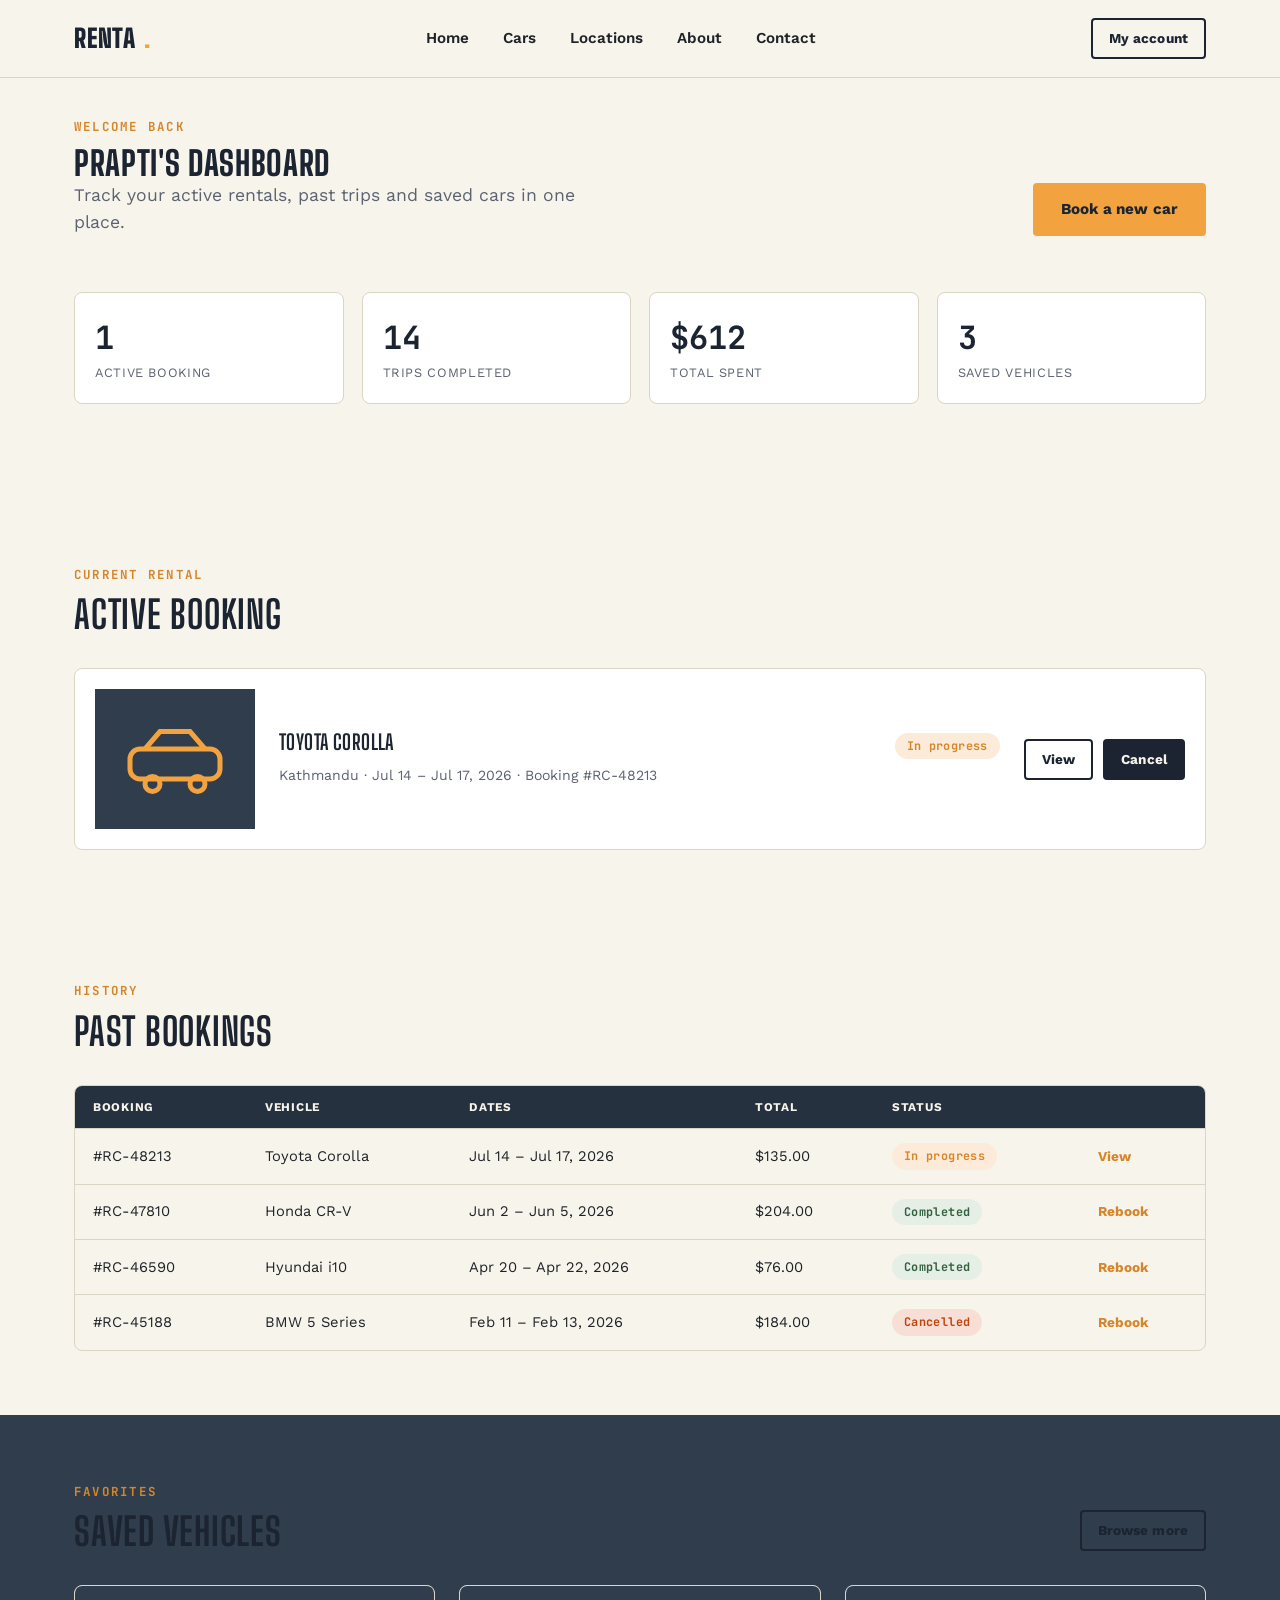
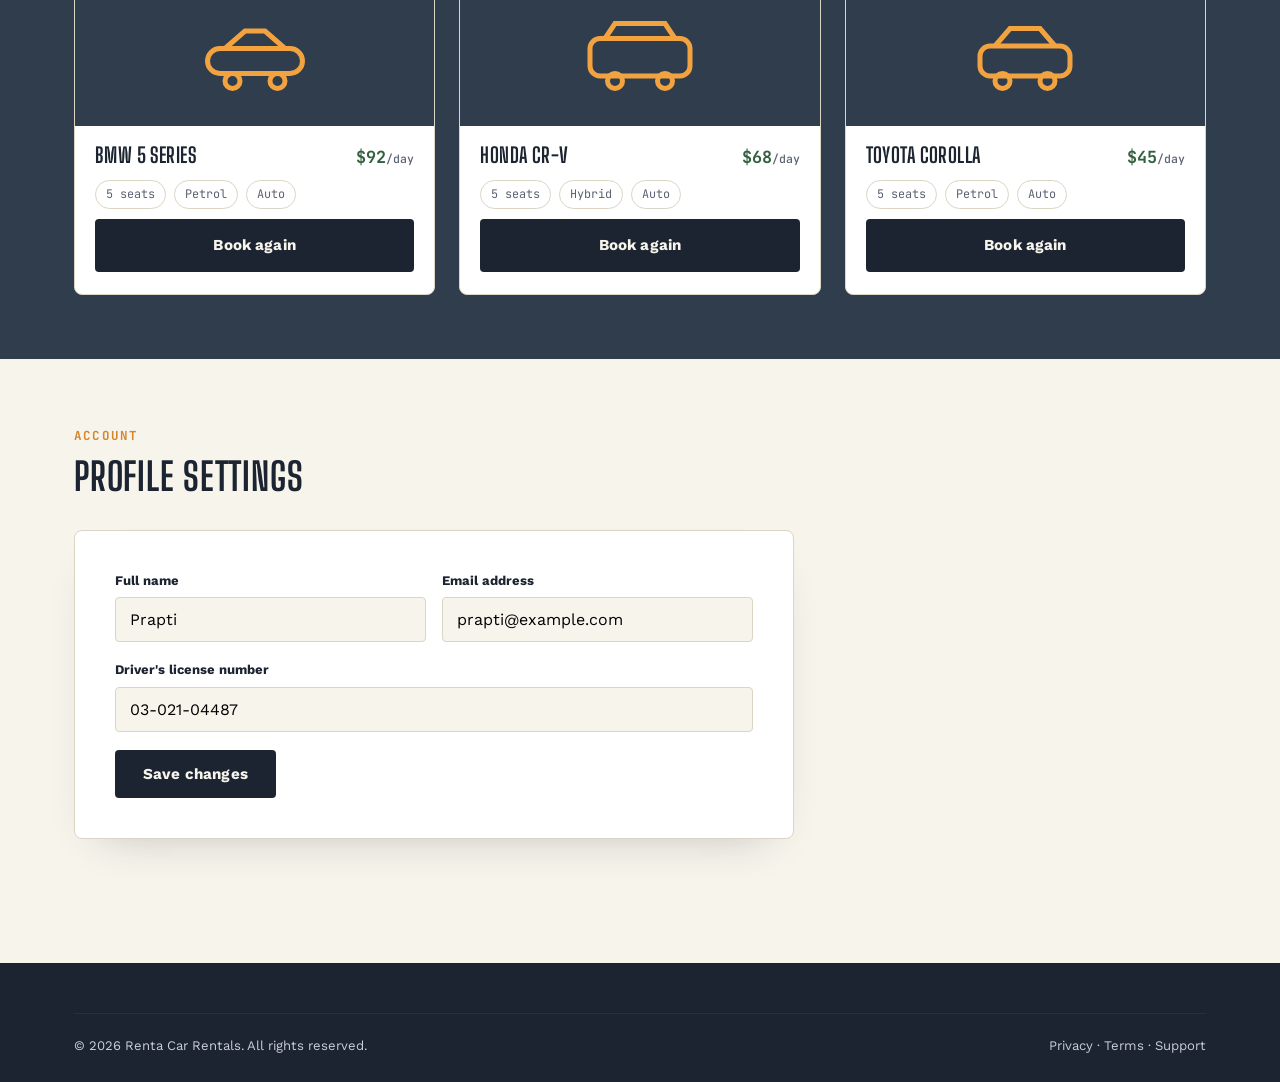
<file: CarRent/dashboard.html>
<!DOCTYPE html>
<html lang="en">
<head>
<meta charset="utf-8">
<meta name="viewport" content="width=device-width, initial-scale=1.0">
<title>My Dashboard — Renta</title>
<meta name="description" content="Manage your bookings, view receipts and rebook your favorite cars.">
<link rel="stylesheet" href="style.css">
</head>
<body>

<header class="site-header">
  <div class="container nav-wrap">
    <a href="index.html" class="brand">Renta<span class="dot">.</span></a>
    <nav>
      <ul class="nav-links">
        <li><a href="index.html">Home</a></li>
        <li><a href="cars.html">Cars</a></li>
        <li><a href="about.html#locations">Locations</a></li>
        <li><a href="about.html">About</a></li>
        <li><a href="contact.html">Contact</a></li>
      </ul>
    </nav>
    <div class="nav-actions">
      <a href="dashboard.html" class="btn btn-outline btn-sm" aria-current="page">My account</a>
      <button class="nav-toggle" aria-label="Toggle menu" aria-expanded="false">
        <span></span><span></span><span></span>
      </button>
    </div>
  </div>
</header>

<section style="padding-block:36px 0;">
  <div class="container" style="display:flex; justify-content:space-between; align-items:flex-end; flex-wrap:wrap; gap:16px;">
    <div>
      <span class="eyebrow">Welcome back</span>
      <h1 style="font-size:2.1rem;">Prapti's dashboard</h1>
      <p class="lede">Track your active rentals, past trips and saved cars in one place.</p>
    </div>
    <a href="cars.html" class="btn btn-primary">Book a new car</a>
  </div>
</section>

<section style="padding-top:26px;">
  <div class="container">
    <div class="stat-grid">
      <div class="stat-card">
        <div class="num" data-count-to="1" data-prefix="">0</div>
        <div class="label">Active booking</div>
      </div>
      <div class="stat-card">
        <div class="num" data-count-to="14" data-prefix="">0</div>
        <div class="label">Trips completed</div>
      </div>
      <div class="stat-card">
        <div class="num" data-count-to="612" data-prefix="$">0</div>
        <div class="label">Total spent</div>
      </div>
      <div class="stat-card">
        <div class="num" data-count-to="3" data-prefix="">0</div>
        <div class="label">Saved vehicles</div>
      </div>
    </div>
  </div>
</section>

<section>
  <div class="container">
    <div class="section-head">
      <div>
        <span class="eyebrow">Current rental</span>
        <h2>Active booking</h2>
      </div>
    </div>

    <div class="car-card" style="display:grid; grid-template-columns:160px 1fr auto; align-items:center; gap:24px; padding:20px;">
      <figure style="margin:0;">
        <svg viewBox="0 0 48 32" fill="none" stroke="currentColor" stroke-width="2"><rect x="6" y="12" width="36" height="12" rx="4"/><circle cx="15" cy="26" r="3"/><circle cx="33" cy="26" r="3"/><path d="M12 12 L18 5 H30 L36 12"/></svg>
      </figure>
      <div>
        <div class="row"><h3>Toyota Corolla</h3><span class="badge badge-progress">In progress</span></div>
        <p style="color:var(--ink-soft); font-size:.88rem; margin-top:6px;">Kathmandu · Jul 14 – Jul 17, 2026 · Booking #RC-48213</p>
      </div>
      <div style="display:flex; gap:10px;">
        <a href="car-detail.html" class="btn btn-outline btn-sm">View</a>
        <button class="btn btn-dark btn-sm">Cancel</button>
      </div>
    </div>
  </div>
</section>

<section>
  <div class="container">
    <div class="section-head">
      <div>
        <span class="eyebrow">History</span>
        <h2>Past bookings</h2>
      </div>
    </div>

    <div class="table-wrap">
      <table>
        <thead>
          <tr><th>Booking</th><th>Vehicle</th><th>Dates</th><th>Total</th><th>Status</th><th></th></tr>
        </thead>
        <tbody>
          <tr>
            <td>#RC-48213</td>
            <td>Toyota Corolla</td>
            <td>Jul 14 – Jul 17, 2026</td>
            <td>$135.00</td>
            <td><span class="badge badge-progress">In progress</span></td>
            <td><a href="car-detail.html" style="color:var(--amber-dark); font-weight:700; font-size:.85rem;">View</a></td>
          </tr>
          <tr>
            <td>#RC-47810</td>
            <td>Honda CR-V</td>
            <td>Jun 2 – Jun 5, 2026</td>
            <td>$204.00</td>
            <td><span class="badge badge-complete">Completed</span></td>
            <td><a href="car-detail.html" style="color:var(--amber-dark); font-weight:700; font-size:.85rem;">Rebook</a></td>
          </tr>
          <tr>
            <td>#RC-46590</td>
            <td>Hyundai i10</td>
            <td>Apr 20 – Apr 22, 2026</td>
            <td>$76.00</td>
            <td><span class="badge badge-complete">Completed</span></td>
            <td><a href="car-detail.html" style="color:var(--amber-dark); font-weight:700; font-size:.85rem;">Rebook</a></td>
          </tr>
          <tr>
            <td>#RC-45188</td>
            <td>BMW 5 Series</td>
            <td>Feb 11 – Feb 13, 2026</td>
            <td>$184.00</td>
            <td><span class="badge badge-cancelled">Cancelled</span></td>
            <td><a href="car-detail.html" style="color:var(--amber-dark); font-weight:700; font-size:.85rem;">Rebook</a></td>
          </tr>
        </tbody>
      </table>
    </div>
  </div>
</section>

<section style="background:var(--asphalt-3);">
  <div class="container">
    <div class="section-head">
      <div>
        <span class="eyebrow">Favorites</span>
        <h2>Saved vehicles</h2>
      </div>
      <a href="cars.html" class="btn btn-outline btn-sm">Browse more</a>
    </div>
    <div class="car-grid">
      <article class="car-card">
        <figure><svg viewBox="0 0 48 32" fill="none" stroke="currentColor" stroke-width="2"><rect x="5" y="13" width="38" height="10" rx="5"/><circle cx="15" cy="26" r="3"/><circle cx="33" cy="26" r="3"/><path d="M12 13 L20 6 H28 L36 13"/></svg></figure>
        <div class="body">
          <div class="row"><h3>BMW 5 Series</h3><span class="price">$92<small>/day</small></span></div>
          <div class="tag-row"><span class="tag">5 seats</span><span class="tag">Petrol</span><span class="tag">Auto</span></div>
          <a href="car-detail.html" class="btn btn-dark btn-block">Book again</a>
        </div>
      </article>
      <article class="car-card">
        <figure><svg viewBox="0 0 48 32" fill="none" stroke="currentColor" stroke-width="2"><rect x="4" y="9" width="40" height="15" rx="4"/><circle cx="14" cy="26" r="3"/><circle cx="34" cy="26" r="3"/><path d="M10 9 L14 3 H34 L38 9"/></svg></figure>
        <div class="body">
          <div class="row"><h3>Honda CR-V</h3><span class="price">$68<small>/day</small></span></div>
          <div class="tag-row"><span class="tag">5 seats</span><span class="tag">Hybrid</span><span class="tag">Auto</span></div>
          <a href="car-detail.html" class="btn btn-dark btn-block">Book again</a>
        </div>
      </article>
      <article class="car-card">
        <figure><svg viewBox="0 0 48 32" fill="none" stroke="currentColor" stroke-width="2"><rect x="6" y="12" width="36" height="12" rx="4"/><circle cx="15" cy="26" r="3"/><circle cx="33" cy="26" r="3"/><path d="M12 12 L18 5 H30 L36 12"/></svg></figure>
        <div class="body">
          <div class="row"><h3>Toyota Corolla</h3><span class="price">$45<small>/day</small></span></div>
          <div class="tag-row"><span class="tag">5 seats</span><span class="tag">Petrol</span><span class="tag">Auto</span></div>
          <a href="car-detail.html" class="btn btn-dark btn-block">Book again</a>
        </div>
      </article>
    </div>
  </div>
</section>

<section>
  <div class="container">
    <div class="section-head">
      <div>
        <span class="eyebrow">Account</span>
        <h2>Profile settings</h2>
      </div>
    </div>
    <div class="form-shell wide" style="margin:0;">
      <form data-validate data-success-msg="Profile updated successfully.">
        <div class="form-msg"></div>
        <div class="form-row">
          <div class="form-group">
            <label for="dash-name">Full name</label>
            <input type="text" id="dash-name" name="fullname" value="Prapti" required>
          </div>
          <div class="form-group">
            <label for="dash-email">Email address</label>
            <input type="email" id="dash-email" name="email" value="prapti@example.com" required>
          </div>
        </div>
        <div class="form-group">
          <label for="dash-license">Driver's license number</label>
          <input type="text" id="dash-license" name="license" value="03-021-04487" required>
        </div>
        <button type="submit" class="btn btn-dark">Save changes</button>
      </form>
    </div>
  </div>
</section>

<footer class="site-footer">
  <div class="container">
    <div class="footer-bottom">
      <span>© 2026 Renta Car Rentals. All rights reserved.</span>
      <span>Privacy · Terms · Support</span>
    </div>
  </div>
</footer>

<script src="script.js"></script>
</body>
</html>
</file>
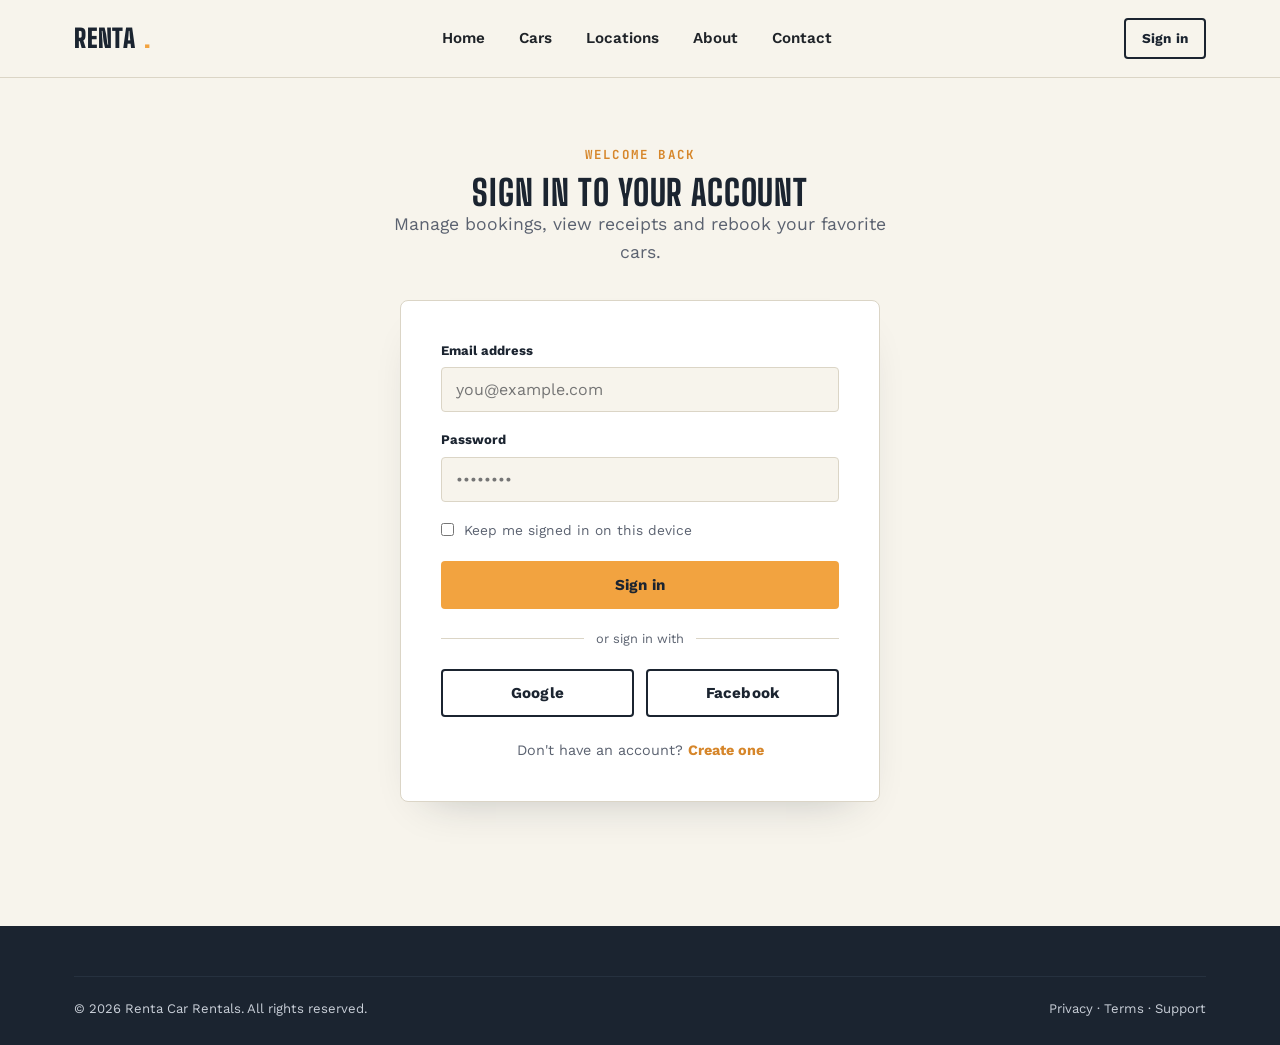
<file: CarRent/login.html>
<!DOCTYPE html>
<html lang="en">
<head>
<meta charset="utf-8">
<meta name="viewport" content="width=device-width, initial-scale=1.0">
<title>Sign In — Renta</title>
<link rel="stylesheet" href="style.css">
</head>
<body>

<header class="site-header">
  <div class="container nav-wrap">
    <a href="index.html" class="brand">Renta<span class="dot">.</span></a>
    <nav>
      <ul class="nav-links">
        <li><a href="index.html">Home</a></li>
        <li><a href="cars.html">Cars</a></li>
        <li><a href="about.html#locations">Locations</a></li>
        <li><a href="about.html">About</a></li>
        <li><a href="contact.html">Contact</a></li>
      </ul>
    </nav>
    <div class="nav-actions">
      <a href="login.html" class="btn btn-outline btn-sm" aria-current="page">Sign in</a>
      <button class="nav-toggle" aria-label="Toggle menu" aria-expanded="false">
        <span></span><span></span><span></span>
      </button>
    </div>
  </div>
</header>

<section>
  <div class="container">
    <div class="text-center" style="margin-bottom:34px;">
      <span class="eyebrow">Welcome back</span>
      <h1 style="font-size:2.2rem;">Sign in to your account</h1>
      <p class="lede" style="margin-inline:auto;">Manage bookings, view receipts and rebook your favorite cars.</p>
    </div>

    <div class="form-shell">
      <form data-validate data-success-msg="Signed in! Redirecting to your dashboard…">
        <div class="form-msg"></div>

        <div class="form-group">
          <label for="login-email">Email address</label>
          <input type="email" id="login-email" name="email" placeholder="you@example.com" required>
        </div>

        <div class="form-group">
          <label for="login-password">Password</label>
          <input type="password" id="login-password" name="password" placeholder="••••••••" required>
        </div>

        <div class="check-row">
          <input type="checkbox" id="remember-me" name="remember">
          <label for="remember-me">Keep me signed in on this device</label>
        </div>

        <button type="submit" class="btn btn-primary btn-block">Sign in</button>

        <div class="divider-or">or sign in with</div>
        <div class="social-row">
          <button type="button" class="btn btn-outline">Google</button>
          <button type="button" class="btn btn-outline">Facebook</button>
        </div>

        <p class="text-center" style="margin-top:22px; font-size:.9rem; color:var(--ink-soft);">
          Don't have an account? <a href="register.html" style="color:var(--amber-dark); font-weight:700;">Create one</a>
        </p>
      </form>
    </div>
  </div>
</section>

<footer class="site-footer">
  <div class="container">
    <div class="footer-bottom">
      <span>© 2026 Renta Car Rentals. All rights reserved.</span>
      <span>Privacy · Terms · Support</span>
    </div>
  </div>
</footer>

<script src="script.js"></script>
</body>
</html>
</file>
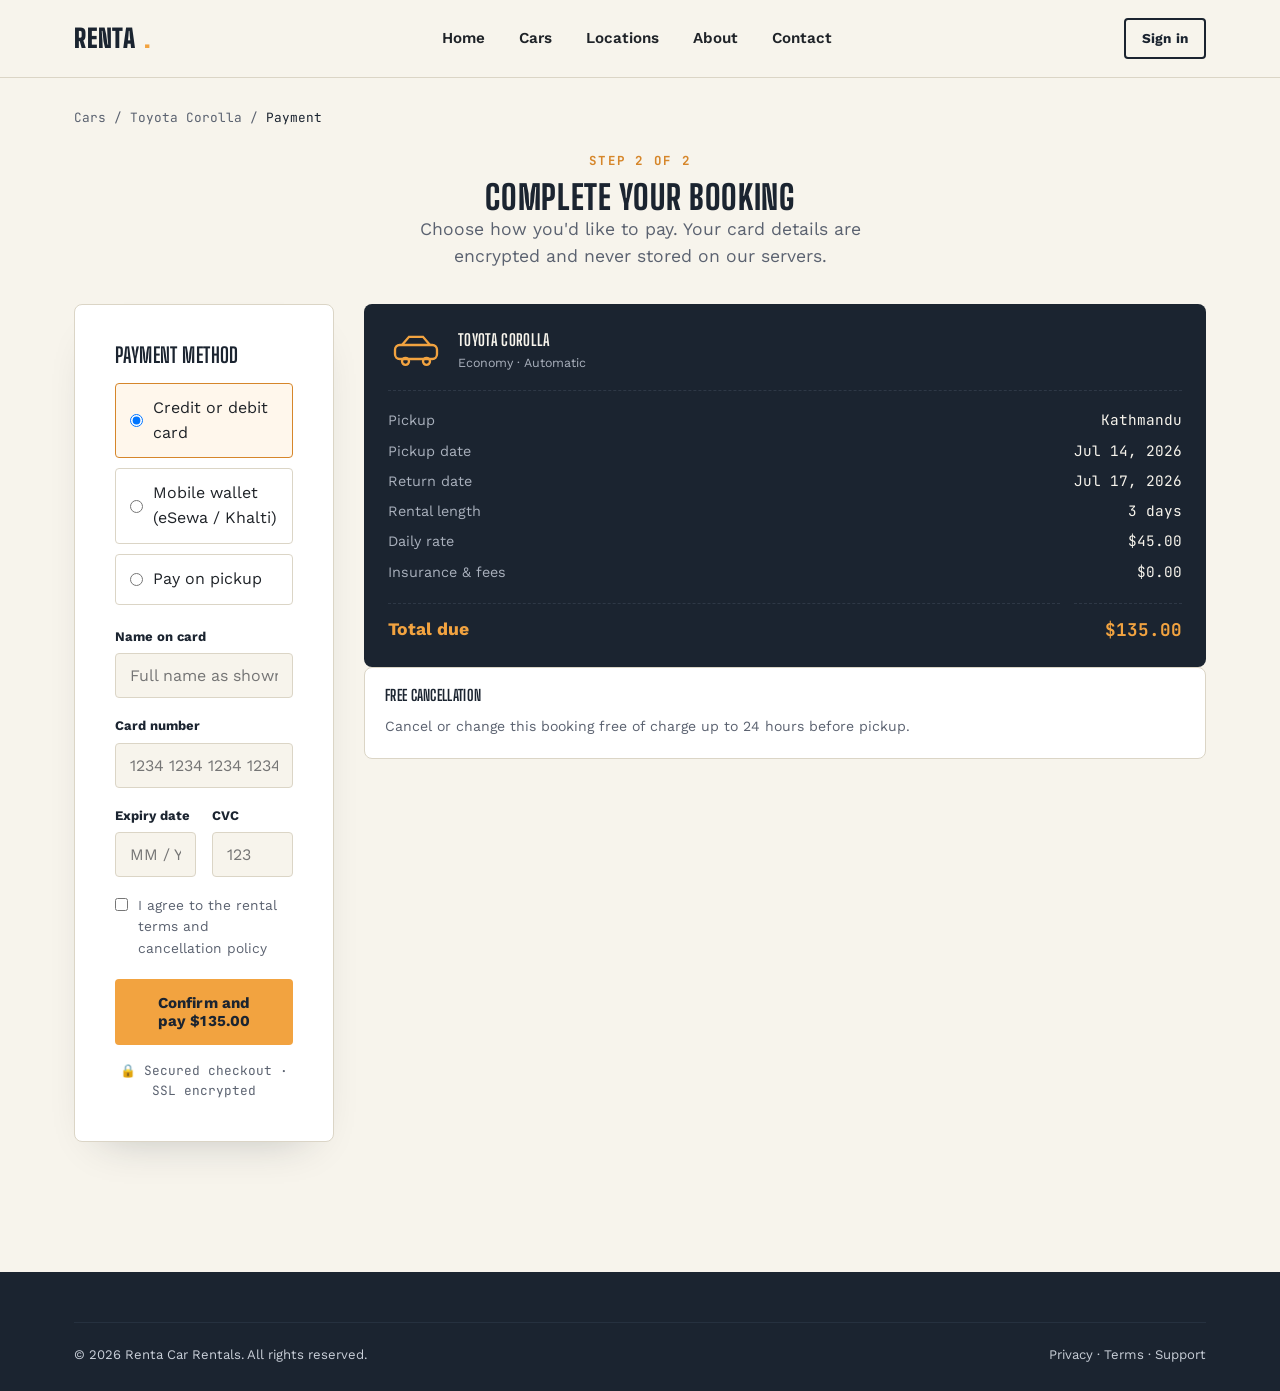
<file: CarRent/payment.html>
<!DOCTYPE html>
<html lang="en">
<head>
<meta charset="utf-8">
<meta name="viewport" content="width=device-width, initial-scale=1.0">
<title>Payment — Renta</title>
<meta name="description" content="Complete your booking securely with card, wallet or pay on pickup.">
<link rel="stylesheet" href="style.css">
</head>
<body>

<header class="site-header">
  <div class="container nav-wrap">
    <a href="index.html" class="brand">Renta<span class="dot">.</span></a>
    <nav>
      <ul class="nav-links">
        <li><a href="index.html">Home</a></li>
        <li><a href="cars.html">Cars</a></li>
        <li><a href="about.html#locations">Locations</a></li>
        <li><a href="about.html">About</a></li>
        <li><a href="contact.html">Contact</a></li>
      </ul>
    </nav>
    <div class="nav-actions">
      <a href="login.html" class="btn btn-outline btn-sm">Sign in</a>
      <button class="nav-toggle" aria-label="Toggle menu" aria-expanded="false">
        <span></span><span></span><span></span>
      </button>
    </div>
  </div>
</header>

<section style="padding-block:30px 0;">
  <div class="container">
    <p style="font-family:var(--font-mono); font-size:.8rem; color:var(--ink-soft);">
      <a href="cars.html" style="color:var(--ink-soft);">Cars</a> /
      <a href="car-detail.html" style="color:var(--ink-soft);">Toyota Corolla</a> /
      <span style="color:var(--asphalt);">Payment</span>
    </p>
  </div>
</section>

<section style="padding-block:20px 70px;">
  <div class="container">

    <div class="text-center" style="margin-bottom:34px;">
      <span class="eyebrow">Step 2 of 2</span>
      <h1 style="font-size:2.1rem;">Complete your booking</h1>
      <p class="lede" style="margin-inline:auto;">Choose how you'd like to pay. Your card details are encrypted and never stored on our servers.</p>
    </div>

    <div class="booking-shell">

      <div>
        <div class="form-shell wide" style="margin:0;">
          <form data-validate data-success-msg="Payment confirmed! A receipt has been sent to your email.">
            <div class="form-msg"></div>

            <h3 style="margin-bottom:16px;">Payment method</h3>

            <div class="radio-option">
              <input type="radio" name="payment-method" id="pay-card" value="card" checked>
              <label for="pay-card" style="margin:0;">Credit or debit card</label>
            </div>
            <div class="radio-option">
              <input type="radio" name="payment-method" id="pay-wallet" value="wallet">
              <label for="pay-wallet" style="margin:0;">Mobile wallet (eSewa / Khalti)</label>
            </div>
            <div class="radio-option">
              <input type="radio" name="payment-method" id="pay-pickup" value="pickup">
              <label for="pay-pickup" style="margin:0;">Pay on pickup</label>
            </div>

            <div id="card-details" style="margin-top:22px;">
              <div class="form-group">
                <label for="card-name">Name on card</label>
                <input type="text" id="card-name" name="card-name" placeholder="Full name as shown on card" required>
              </div>
              <div class="form-group">
                <label for="card-number">Card number</label>
                <input type="text" id="card-number" name="card-number" placeholder="1234 1234 1234 1234" inputmode="numeric" maxlength="19" required>
              </div>
              <div class="form-row">
                <div class="form-group">
                  <label for="card-expiry">Expiry date</label>
                  <input type="text" id="card-expiry" name="card-expiry" placeholder="MM / YY" required>
                </div>
                <div class="form-group">
                  <label for="card-cvc">CVC</label>
                  <input type="text" id="card-cvc" name="card-cvc" placeholder="123" inputmode="numeric" maxlength="4" required>
                </div>
              </div>
            </div>

            <div class="check-row">
              <input type="checkbox" id="pay-agree" name="agree" required>
              <label for="pay-agree">I agree to the rental terms and cancellation policy</label>
            </div>

            <button type="submit" class="btn btn-primary btn-block">Confirm and pay $135.00</button>

            <p style="text-align:center; margin-top:16px; font-size:.8rem; color:var(--ink-soft); font-family:var(--font-mono);">
              🔒 Secured checkout · SSL encrypted
            </p>
          </form>
        </div>
      </div>

      <aside>
        <div class="summary-box">
          <div style="display:flex; align-items:center; gap:14px; margin-bottom:18px; padding-bottom:18px; border-bottom:1px dashed #47536270;">
            <svg viewBox="0 0 48 32" fill="none" stroke="currentColor" stroke-width="2" style="width:56px; color:var(--amber); flex-shrink:0;"><rect x="6" y="12" width="36" height="12" rx="4"/><circle cx="15" cy="26" r="3"/><circle cx="33" cy="26" r="3"/><path d="M12 12 L18 5 H30 L36 12"/></svg>
            <div>
              <div style="font-weight:700; color:var(--cream); font-family:var(--font-display); text-transform:uppercase; letter-spacing:.02em;">Toyota Corolla</div>
              <div style="font-size:.78rem; color:#A9B0BC;">Economy · Automatic</div>
            </div>
          </div>

          <dl>
            <dt>Pickup</dt>
            <dd>Kathmandu</dd>
            <dt>Pickup date</dt>
            <dd>Jul 14, 2026</dd>
            <dt>Return date</dt>
            <dd>Jul 17, 2026</dd>
            <dt>Rental length</dt>
            <dd>3 days</dd>
            <dt>Daily rate</dt>
            <dd>$45.00</dd>
            <dt>Insurance &amp; fees</dt>
            <dd>$0.00</dd>
            <dt class="total">Total due</dt>
            <dd class="total">$135.00</dd>
          </dl>
        </div>

        <div class="filter-box">
          <h4>Free cancellation</h4>
          <p style="color:var(--ink-soft); font-size:.88rem;">Cancel or change this booking free of charge up to 24 hours before pickup.</p>
        </div>
      </aside>

    </div>
  </div>
</section>

<footer class="site-footer">
  <div class="container">
    <div class="footer-bottom">
      <span>© 2026 Renta Car Rentals. All rights reserved.</span>
      <span>Privacy · Terms · Support</span>
    </div>
  </div>
</footer>

<script src="script.js"></script>
</body>
</html>
</file>
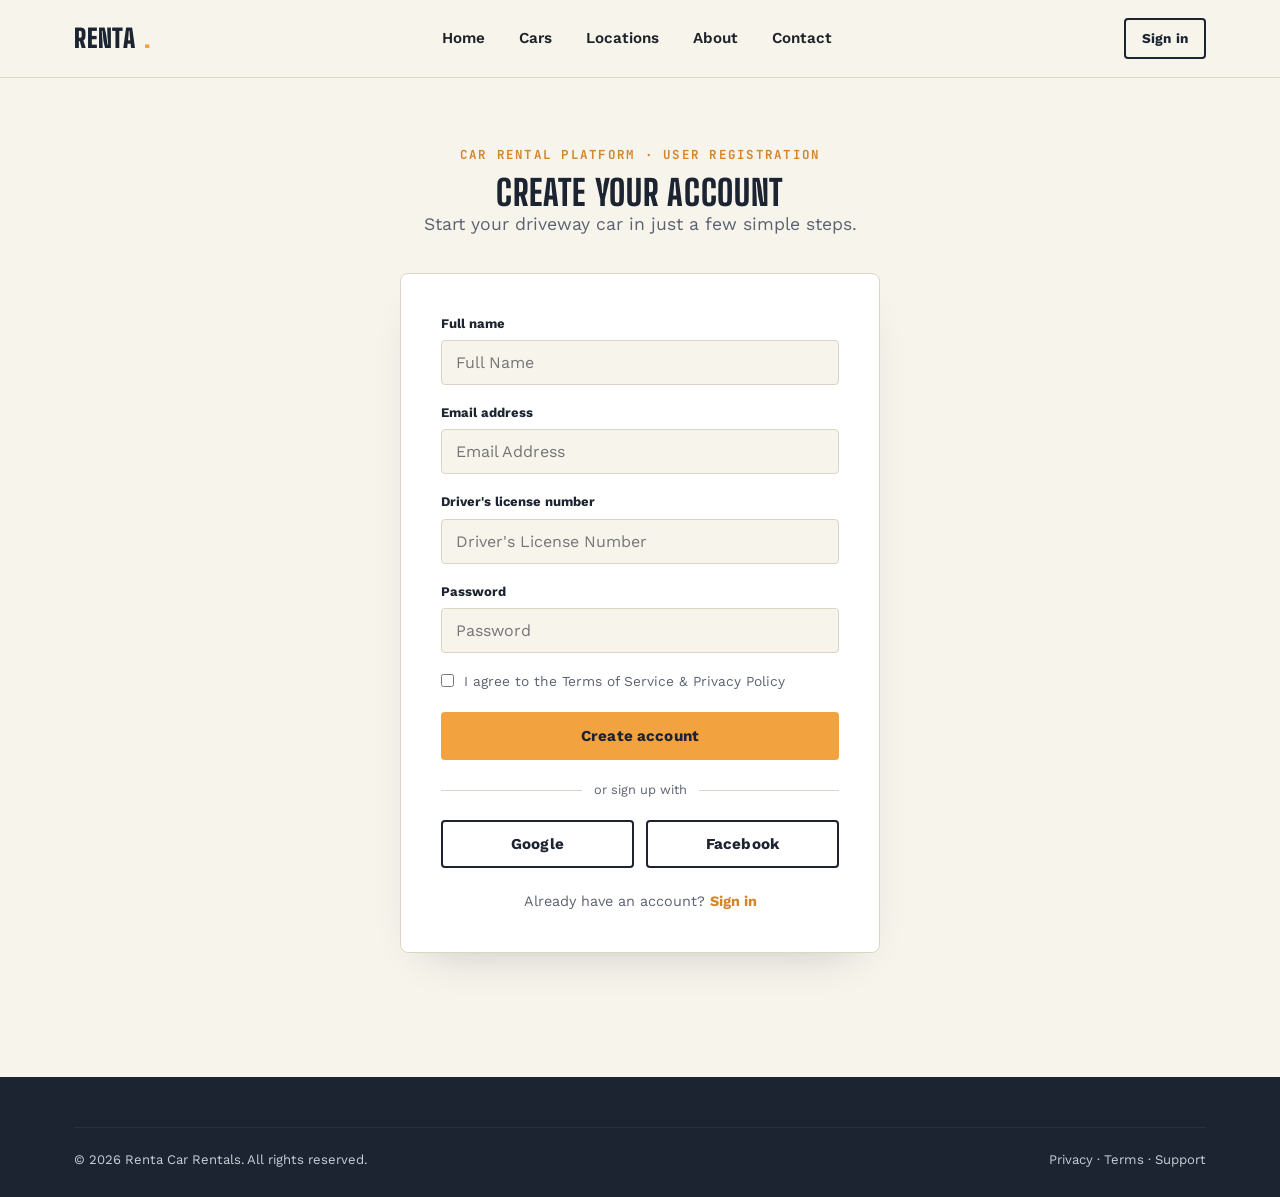
<file: CarRent/register.html>
<!DOCTYPE html>
<html lang="en">
<head>
<meta charset="utf-8">
<meta name="viewport" content="width=device-width, initial-scale=1.0">
<title>Create Your Account — Renta</title>
<link rel="stylesheet" href="style.css">
</head>
<body>

<header class="site-header">
  <div class="container nav-wrap">
    <a href="index.html" class="brand">Renta<span class="dot">.</span></a>
    <nav>
      <ul class="nav-links">
        <li><a href="index.html">Home</a></li>
        <li><a href="cars.html">Cars</a></li>
        <li><a href="about.html#locations">Locations</a></li>
        <li><a href="about.html">About</a></li>
        <li><a href="contact.html">Contact</a></li>
      </ul>
    </nav>
    <div class="nav-actions">
      <a href="login.html" class="btn btn-outline btn-sm">Sign in</a>
      <button class="nav-toggle" aria-label="Toggle menu" aria-expanded="false">
        <span></span><span></span><span></span>
      </button>
    </div>
  </div>
</header>

<section>
  <div class="container">
    <div class="text-center" style="margin-bottom:34px;">
      <span class="eyebrow">Car Rental Platform · User Registration</span>
      <h1 style="font-size:2.2rem;">Create your account</h1>
      <p class="lede" style="margin-inline:auto;">Start your driveway car in just a few simple steps.</p>
    </div>

    <div class="form-shell">
      <form data-validate data-success-msg="Account created! You can now sign in." autocomplete="off">
        <div class="form-msg"></div>

        <div class="form-group">
          <label for="reg-name">Full name</label>
          <input type="text" id="reg-name" name="fullname" placeholder="Full Name" required>
        </div>

        <div class="form-group">
          <label for="reg-email">Email address</label>
          <input type="email" id="reg-email" name="email" placeholder="Email Address" required>
        </div>

        <div class="form-group">
          <label for="reg-license">Driver's license number</label>
          <input type="text" id="reg-license" name="license" placeholder="Driver's License Number" required>
        </div>

        <div class="form-group">
          <label for="reg-password">Password</label>
          <input type="password" id="reg-password" name="password" placeholder="Password" required>
        </div>

        <div class="check-row">
          <input type="checkbox" id="reg-agree" name="agree" required>
          <label for="reg-agree">I agree to the Terms of Service &amp; Privacy Policy</label>
        </div>

        <button type="submit" class="btn btn-primary btn-block">Create account</button>

        <div class="divider-or">or sign up with</div>
        <div class="social-row">
          <button type="button" class="btn btn-outline">Google</button>
          <button type="button" class="btn btn-outline">Facebook</button>
        </div>

        <p class="text-center" style="margin-top:22px; font-size:.9rem; color:var(--ink-soft);">
          Already have an account? <a href="login.html" style="color:var(--amber-dark); font-weight:700;">Sign in</a>
        </p>
      </form>
    </div>
  </div>
</section>

<footer class="site-footer">
  <div class="container">
    <div class="footer-bottom">
      <span>© 2026 Renta Car Rentals. All rights reserved.</span>
      <span>Privacy · Terms · Support</span>
    </div>
  </div>
</footer>

<script src="script.js"></script>
</body>
</html>
</file>
<file: CarRent/style.css>
/* ==========================================================================
   RENTA — Car Rent Booking Portal
   Design language: highway signage. Dashed lane-lines as section dividers,
   plate-style data chips for price/specs, condensed display type for
   headings like roadside signage, monospace for anything numeric.
   ========================================================================== */

@import url('https://fonts.googleapis.com/css2?family=Big+Shoulders+Display:wght@600;700;800;900&family=Work+Sans:wght@400;500;600;700&family=JetBrains+Mono:wght@500;700&display=swap');

:root {
  /* --- Color tokens --- */
  --asphalt:      #1B2430;
  --asphalt-2:    #26313F;
  --asphalt-3:    #2F3D4D;
  --cream:        #F7F4EC;
  --paper:        #FFFFFF;
  --line:         #DBD5C6;
  --ink:          #1F2328;
  --ink-soft:     #5B6270;
  --amber:        #F2A340;
  --amber-dark:   #D6862A;
  --brick:        #C1440E;
  --forest:       #33613F;
  --forest-soft:  #E5EFE6;

  /* --- Type --- */
  --font-display: 'Big Shoulders Display', sans-serif;
  --font-body:    'Work Sans', sans-serif;
  --font-mono:    'JetBrains Mono', monospace;

  /* --- Layout --- */
  --max-w: 1180px;
  --radius: 8px;
  --radius-sm: 4px;
  --dash: repeating-linear-gradient(
            90deg,
            var(--asphalt) 0px, var(--asphalt) 18px,
            transparent 18px, transparent 30px
          );
}

/* ---------- Reset ---------- */
* { box-sizing: border-box; margin: 0; padding: 0; }
html { scroll-behavior: smooth; }
body {
  font-family: var(--font-body);
  background: var(--cream);
  color: var(--ink);
  line-height: 1.55;
  -webkit-font-smoothing: antialiased;
}
img { max-width: 100%; display: block; }
a { color: inherit; text-decoration: none; }
ul, ol { list-style: none; }
button, input, select, textarea { font-family: inherit; font-size: 1rem; }
button { cursor: pointer; border: none; background: none; }

::selection { background: var(--amber); color: var(--asphalt); }

:focus-visible {
  outline: 3px solid var(--amber);
  outline-offset: 2px;
}

.container {
  max-width: var(--max-w);
  margin-inline: auto;
  padding-inline: 24px;
}

/* ---------- Lane divider (signature element) ---------- */
.lane-divider {
  height: 4px;
  width: 100%;
  background: var(--dash);
  background-color: var(--cream);
  opacity: .18;
}
.lane-divider.dark { background-color: var(--asphalt-2); opacity: .3; }

/* ---------- Headings ---------- */
h1, h2, h3, h4 {
  font-family: var(--font-display);
  text-transform: uppercase;
  letter-spacing: 0.02em;
  color: var(--asphalt);
  line-height: 1.05;
}
h1 { font-size: clamp(2.4rem, 5vw, 4.2rem); font-weight: 800; }
h2 { font-size: clamp(1.7rem, 3vw, 2.5rem); font-weight: 700; }
h3 { font-size: 1.3rem; font-weight: 700; }
p.lede { color: var(--ink-soft); font-size: 1.1rem; max-width: 46ch; }
.eyebrow {
  font-family: var(--font-mono);
  font-size: .78rem;
  letter-spacing: .18em;
  text-transform: uppercase;
  color: var(--amber-dark);
  font-weight: 700;
  display: inline-block;
  margin-bottom: 10px;
}

/* ---------- Buttons ---------- */
.btn {
  display: inline-flex;
  align-items: center;
  justify-content: center;
  gap: 8px;
  padding: 13px 26px;
  border-radius: var(--radius-sm);
  font-weight: 700;
  font-size: .95rem;
  letter-spacing: .01em;
  transition: transform .18s ease, box-shadow .18s ease, background .18s ease;
  border: 2px solid transparent;
}
.btn-primary {
  background: var(--amber);
  color: var(--asphalt);
}
.btn-primary:hover { background: var(--amber-dark); transform: translateY(-2px); box-shadow: 0 6px 0 rgba(27,36,48,.15); }
.btn-primary:active { transform: translateY(0); box-shadow: none; }
.btn-dark {
  background: var(--asphalt);
  color: var(--cream);
}
.btn-dark:hover { background: var(--asphalt-2); transform: translateY(-2px); }
.btn-outline {
  background: transparent;
  border-color: var(--asphalt);
  color: var(--asphalt);
}
.btn-outline:hover { background: var(--asphalt); color: var(--cream); }
.btn-block { width: 100%; }
.btn-sm { padding: 8px 16px; font-size: .85rem; }

/* ---------- Header / Nav ---------- */
.site-header {
  position: sticky;
  top: 0;
  z-index: 100;
  background: var(--cream);
  border-bottom: 1px solid var(--line);
}
.nav-wrap {
  display: flex;
  align-items: center;
  justify-content: space-between;
  padding-block: 18px;
}
.brand {
  font-family: var(--font-display);
  font-weight: 900;
  font-size: 1.6rem;
  text-transform: uppercase;
  letter-spacing: .03em;
  color: var(--asphalt);
  display: flex;
  align-items: center;
  gap: 8px;
}
.brand .dot { color: var(--amber); }

.nav-links {
  display: flex;
  gap: 34px;
}
.nav-links a {
  position: relative;
  font-weight: 600;
  font-size: .95rem;
  padding-bottom: 6px;
  color: var(--ink);
}
.nav-links a::after {
  content: "";
  position: absolute;
  left: 0; bottom: 0;
  width: 100%; height: 3px;
  background: var(--dash);
  background-color: transparent;
  background-size: 200% 100%;
  background-position: 100% 0;
  opacity: 0;
  transition: opacity .25s ease, background-position .6s ease;
}
.nav-links a:hover::after,
.nav-links a[aria-current="page"]::after {
  opacity: .9;
  background-position: 0 0;
}
.nav-links a[aria-current="page"] { color: var(--amber-dark); }

.nav-actions { display: flex; align-items: center; gap: 14px; }

.nav-toggle {
  display: none;
  flex-direction: column;
  gap: 5px;
  padding: 8px;
}
.nav-toggle span { width: 24px; height: 2px; background: var(--asphalt); }

/* ---------- Hero ---------- */
.hero {
  background: var(--asphalt);
  color: var(--cream);
  padding-block: 64px 56px;
  position: relative;
  overflow: hidden;
}
.hero-grid {
  display: grid;
  grid-template-columns: 1.1fr .9fr;
  gap: 40px;
  align-items: center;
}
.hero h1 { color: var(--cream); }
.hero p.lede { color: #C9CFD8; }
.hero-cta { display: flex; gap: 16px; margin-top: 28px; flex-wrap: wrap; }

.road-anim {
  position: absolute;
  bottom: 0; left: 0;
  width: 100%; height: 46px;
  background: var(--dash);
  background-color: transparent;
  opacity: .5;
  animation: drive 2.4s linear infinite;
}
@keyframes drive {
  from { background-position: 0 0; }
  to   { background-position: -96px 0; }
}

.hero-car {
  position: relative;
  height: 220px;
}
.hero-car svg { width: 100%; height: 100%; }
.hero-car .car-shape { animation: float 3.4s ease-in-out infinite; transform-origin: center; }
@keyframes float {
  0%, 100% { transform: translateY(0); }
  50% { transform: translateY(-8px); }
}

.road-car {
  position: absolute;
  bottom: 6px;
  left: 0;
  width: 70px;
  z-index: 2;
  animation: drive-across 7s linear infinite;
  will-change: transform;
}
.road-car svg { width: 100%; display: block; filter: drop-shadow(0 3px 3px rgba(0,0,0,.35)); }
@keyframes drive-across {
  0%   { transform: translateX(-90px); }
  100% { transform: translateX(105vw); }
}
@media (prefers-reduced-motion: reduce) {
  .road-car { animation: none; left: 40%; }
}

/* ---------- Search / Filter card ---------- */
.search-card {
  background: var(--paper);
  border-radius: var(--radius);
  padding: 26px;
  box-shadow: 0 24px 50px -20px rgba(0,0,0,.35);
  display: grid;
  grid-template-columns: repeat(3, 1fr) auto;
  gap: 16px;
  margin-top: 0;
  position: relative;
  z-index: 5;
}
.field {
  display: flex;
  flex-direction: column;
  gap: 6px;
}
.field label {
  font-size: .72rem;
  text-transform: uppercase;
  letter-spacing: .09em;
  font-weight: 700;
  color: var(--ink-soft);
  display: flex; align-items: center; gap: 6px;
}
.field input, .field select {
  border: 1.5px solid var(--line);
  border-radius: var(--radius-sm);
  padding: 11px 12px;
  background: var(--cream);
  color: var(--ink);
  transition: border-color .15s ease;
}
.field input:focus, .field select:focus { border-color: var(--amber-dark); }
.search-card .btn { align-self: end; }

/* ---------- Sections ---------- */
section { padding-block: 64px; }
.section-head {
  display: flex;
  justify-content: space-between;
  align-items: flex-end;
  margin-bottom: 34px;
  gap: 20px;
  flex-wrap: wrap;
}

/* ---------- Category / plate chips ---------- */
.category-grid {
  display: grid;
  grid-template-columns: repeat(auto-fit, minmax(200px, 1fr));
  gap: 18px;
}
.plate {
  background: var(--paper);
  border: 2px solid var(--asphalt);
  border-radius: var(--radius-sm);
  padding: 22px 18px;
  text-align: center;
  transition: transform .2s ease, box-shadow .2s ease, background .2s ease;
  position: relative;
}
.plate::before {
  content: attr(data-code);
  position: absolute;
  top: 8px; right: 10px;
  font-family: var(--font-mono);
  font-size: .68rem;
  color: var(--ink-soft);
  letter-spacing: .05em;
}
.plate:hover {
  transform: translateY(-6px) rotate(-.5deg);
  box-shadow: 0 16px 30px -14px rgba(27,36,48,.35);
  background: var(--forest-soft);
}
.plate svg { width: 46px; height: 46px; margin: 0 auto 10px; }
.plate span { display: block; font-weight: 700; letter-spacing: .04em; }

/* ---------- Car cards ---------- */
.car-grid {
  display: grid;
  grid-template-columns: repeat(auto-fit, minmax(270px, 1fr));
  gap: 24px;
}
.car-card {
  background: var(--paper);
  border-radius: var(--radius);
  overflow: hidden;
  border: 1px solid var(--line);
  transition: transform .2s ease, box-shadow .2s ease;
  display: flex;
  flex-direction: column;
}
.car-card:hover { transform: translateY(-5px); box-shadow: 0 20px 40px -22px rgba(27,36,48,.4); }
.car-card figure {
  background: var(--asphalt-3);
  padding: 30px 20px;
  display: flex;
  align-items: center;
  justify-content: center;
}
.car-card figure svg { width: 120px; height: auto; color: var(--amber); }
.car-card .body { padding: 18px 20px 22px; display: flex; flex-direction: column; gap: 10px; flex: 1; }
.car-card .row { display: flex; justify-content: space-between; align-items: baseline; }
.car-card .price {
  font-family: var(--font-mono);
  font-weight: 700;
  color: var(--forest);
  font-size: 1.05rem;
}
.car-card .price small { color: var(--ink-soft); font-weight: 500; font-size: .72rem; }
.tag-row { display: flex; gap: 8px; flex-wrap: wrap; }
.tag {
  font-size: .74rem;
  font-family: var(--font-mono);
  padding: 4px 10px;
  border: 1px solid var(--line);
  border-radius: 20px;
  color: var(--ink-soft);
}

/* ---------- Status badges ---------- */
.badge {
  display: inline-block;
  padding: 4px 12px;
  border-radius: 20px;
  font-size: .74rem;
  font-weight: 700;
  font-family: var(--font-mono);
  letter-spacing: .03em;
}
.badge-progress { background: #FCEBD9; color: var(--amber-dark); }
.badge-complete { background: var(--forest-soft); color: var(--forest); }
.badge-cancelled { background: #F7DFD6; color: var(--brick); }

/* ---------- Forms (auth, contact, payment) ---------- */
.form-shell {
  background: var(--paper);
  border-radius: var(--radius);
  border: 1px solid var(--line);
  padding: 40px;
  max-width: 480px;
  margin-inline: auto;
  box-shadow: 0 20px 44px -28px rgba(27,36,48,.3);
}
.form-shell.wide { max-width: 720px; }
.form-group { margin-bottom: 18px; }
.form-group label {
  display: block;
  font-size: .82rem;
  font-weight: 700;
  margin-bottom: 6px;
  color: var(--asphalt);
}
.form-group input,
.form-group select,
.form-group textarea {
  width: 100%;
  border: 1.5px solid var(--line);
  border-radius: var(--radius-sm);
  padding: 12px 14px;
  background: var(--cream);
  transition: border-color .15s ease, background .15s ease;
}
.form-group input:focus,
.form-group select:focus,
.form-group textarea:focus {
  border-color: var(--amber-dark);
  background: var(--paper);
}
.form-row { display: grid; grid-template-columns: 1fr 1fr; gap: 16px; }
.check-row {
  display: flex; align-items: flex-start; gap: 10px;
  font-size: .86rem; color: var(--ink-soft);
  margin-bottom: 20px;
}
.check-row input { margin-top: 3px; }
.radio-option {
  display: flex; align-items: center; gap: 10px;
  padding: 12px 14px;
  border: 1.5px solid var(--line);
  border-radius: var(--radius-sm);
  margin-bottom: 10px;
  transition: border-color .15s ease, background .15s ease;
}
.radio-option:has(input:checked) { border-color: var(--amber-dark); background: #FFF7EC; }
.divider-or {
  display: flex; align-items: center; gap: 12px;
  color: var(--ink-soft); font-size: .8rem;
  margin-block: 20px;
}
.divider-or::before, .divider-or::after {
  content: ""; flex: 1; height: 1px; background: var(--line);
}
.social-row { display: grid; grid-template-columns: 1fr 1fr; gap: 12px; }

.form-msg {
  font-size: .84rem;
  padding: 10px 14px;
  border-radius: var(--radius-sm);
  margin-bottom: 18px;
  display: none;
}
.form-msg.show { display: block; }
.form-msg.error { background: #F7DFD6; color: var(--brick); }
.form-msg.success { background: var(--forest-soft); color: var(--forest); }

/* ---------- Tables ---------- */
.table-wrap { overflow-x: auto; border: 1px solid var(--line); border-radius: var(--radius); }
table { width: 100%; border-collapse: collapse; font-size: .92rem; }
caption { text-align: left; font-weight: 700; padding: 14px 18px; font-family: var(--font-display); text-transform: uppercase; letter-spacing: .03em; background: var(--asphalt); color: var(--cream); }
thead th {
  text-align: left;
  background: var(--asphalt-2);
  color: var(--cream);
  padding: 12px 18px;
  font-size: .74rem;
  text-transform: uppercase;
  letter-spacing: .06em;
}
tbody td, tbody th { padding: 14px 18px; border-top: 1px solid var(--line); }
tbody tr:hover { background: #FBF8F1; }
tfoot td { padding: 14px 18px; border-top: 2px solid var(--asphalt); font-weight: 700; font-family: var(--font-mono); }

/* ---------- Dashboard layout ---------- */
.dash-shell { display: grid; grid-template-columns: 250px 1fr; gap: 0; min-height: 70vh; }
.dash-side {
  background: var(--asphalt);
  color: var(--cream);
  padding: 30px 20px;
}
.dash-side ul li { margin-bottom: 4px; }
.dash-side a {
  display: flex; align-items: center; gap: 12px;
  padding: 12px 14px; border-radius: var(--radius-sm);
  font-weight: 600; font-size: .92rem;
  color: #C9CFD8;
  transition: background .15s ease, color .15s ease;
}
.dash-side a svg { width: 18px; height: 18px; flex-shrink: 0; }
.dash-side a:hover, .dash-side a.active { background: var(--asphalt-2); color: var(--cream); }
.dash-side a.active { border-left: 3px solid var(--amber); }
.dash-main { padding: 40px; background: var(--cream); }

.stat-grid {
  display: grid;
  grid-template-columns: repeat(auto-fit, minmax(180px, 1fr));
  gap: 18px;
  margin-block: 30px;
}
.stat-card {
  background: var(--paper);
  border: 1px solid var(--line);
  border-radius: var(--radius);
  padding: 20px;
}
.stat-card .num {
  font-family: var(--font-mono);
  font-size: 2rem;
  font-weight: 700;
  color: var(--asphalt);
}
.stat-card .label { font-size: .8rem; color: var(--ink-soft); text-transform: uppercase; letter-spacing: .05em; }

.active-booking {
  display: flex; align-items: center; justify-content: space-between;
  background: var(--paper); border: 1.5px solid var(--asphalt);
  border-radius: var(--radius); padding: 18px 22px; margin-bottom: 30px;
}
.active-booking .left { display: flex; align-items: center; gap: 16px; }
.active-booking svg { width: 40px; height: 40px; color: var(--amber-dark); }

/* ---------- Steps (how it works, about) ---------- */
.steps { display: grid; grid-template-columns: repeat(auto-fit, minmax(220px,1fr)); gap: 26px; counter-reset: step; }
.step { position: relative; padding-left: 8px; }
.step .num {
  font-family: var(--font-mono);
  font-size: .85rem; font-weight: 700;
  color: var(--amber-dark);
  display: block; margin-bottom: 8px;
}

/* ---------- Testimonials ---------- */
.testimonial-track { position: relative; min-height: 160px; }
.testimonial {
  position: absolute; inset: 0;
  opacity: 0; transform: translateX(20px);
  transition: opacity .5s ease, transform .5s ease;
  background: var(--paper); border: 1px solid var(--line);
  border-radius: var(--radius); padding: 28px 32px;
}
.testimonial.active { opacity: 1; transform: translateX(0); position: relative; }
.testimonial:not(.active) { pointer-events: none; }
.testimonial p { font-size: 1.05rem; font-style: italic; margin-bottom: 14px; }
.testimonial .who { font-weight: 700; font-family: var(--font-mono); font-size: .82rem; color: var(--ink-soft); }
.dots { display: flex; gap: 8px; margin-top: 18px; }
.dots button { width: 9px; height: 9px; border-radius: 50%; background: var(--line); transition: background .2s ease; }
.dots button.active { background: var(--amber-dark); }

/* ---------- Booking layout ---------- */
.booking-shell { display: grid; grid-template-columns: 260px 1fr; gap: 30px; }
.filter-box {
  background: var(--paper); border: 1px solid var(--line);
  border-radius: var(--radius); padding: 20px; margin-bottom: 18px;
}
.filter-box h4 { margin-bottom: 12px; font-size: .95rem; }
.filter-option { display: flex; align-items: center; gap: 8px; margin-bottom: 8px; font-size: .9rem; }
.range-value { font-family: var(--font-mono); font-size: .85rem; color: var(--ink-soft); margin-top: 6px; }

.summary-box {
  background: var(--asphalt); color: var(--cream);
  border-radius: var(--radius); padding: 24px;
}
.summary-box dl { display: grid; grid-template-columns: 1fr auto; gap: 8px 14px; font-size: .9rem; }
.summary-box dt { color: #A9B0BC; }
.summary-box dd { font-family: var(--font-mono); text-align: right; }
.summary-box .total { border-top: 1px dashed #47536270; margin-top: 12px; padding-top: 12px; font-size: 1.1rem; font-weight: 700; color: var(--amber); }

/* ---------- Footer ---------- */
.site-footer { background: var(--asphalt); color: #C9CFD8; padding-block: 50px 26px; margin-top: 60px; }
.footer-grid {
  display: grid; grid-template-columns: 1.4fr repeat(3, 1fr);
  gap: 30px; margin-bottom: 40px;
}
.footer-grid h4 { color: var(--cream); font-size: .85rem; text-transform: uppercase; letter-spacing: .08em; margin-bottom: 14px; }
.footer-grid ul li { margin-bottom: 8px; }
.footer-grid a:hover { color: var(--amber); }
.footer-bottom { display: flex; justify-content: space-between; flex-wrap: wrap; gap: 10px; font-size: .82rem; padding-top: 22px; border-top: 1px solid var(--asphalt-2); }

/* ---------- Utility ---------- */
.text-center { text-align: center; }
.mt-lg { margin-top: 40px; }
.grid-2 { display: grid; grid-template-columns: 1fr 1fr; gap: 30px; }
.chip-select { display: flex; flex-wrap: wrap; gap: 10px; }
.chip-select label {
  border: 1.5px solid var(--line); border-radius: 20px;
  padding: 8px 16px; font-size: .85rem; cursor: pointer;
  transition: all .15s ease;
}
.chip-select input { position: absolute; opacity: 0; width: 0; height: 0; }
.chip-select label:has(input:checked) { background: var(--asphalt); color: var(--cream); border-color: var(--asphalt); }

/* ---------- Map placeholder ---------- */
.map-box {
  background: repeating-linear-gradient(45deg, #E7E2D5, #E7E2D5 12px, #EFEBE0 12px, #EFEBE0 24px);
  border: 1px solid var(--line); border-radius: var(--radius);
  min-height: 260px; display: flex; align-items: center; justify-content: center;
  color: var(--ink-soft); font-family: var(--font-mono); font-size: .85rem;
}

/* ---------- Responsive ---------- */
@media (max-width: 900px) {
  .hero-grid { grid-template-columns: 1fr; }
  .hero-car { height: 160px; order: -1; }
  .search-card { grid-template-columns: 1fr 1fr; }
  .dash-shell { grid-template-columns: 1fr; }
  .dash-side { display: flex; overflow-x: auto; padding: 14px; }
  .dash-side ul { display: flex; gap: 6px; }
  .booking-shell { grid-template-columns: 1fr; }
  .footer-grid { grid-template-columns: 1fr 1fr; }
  .grid-2 { grid-template-columns: 1fr; }
}
@media (max-width: 640px) {
  .nav-links { position: fixed; top: 68px; left: 0; right: 0; background: var(--cream);
    flex-direction: column; padding: 20px 24px; border-bottom: 1px solid var(--line);
    display: none; gap: 18px; }
  .nav-links.open { display: flex; }
  .nav-toggle { display: flex; }
  .search-card { grid-template-columns: 1fr; margin-top: 20px; }
  .form-row { grid-template-columns: 1fr; }
  .social-row { grid-template-columns: 1fr; }
  .footer-grid { grid-template-columns: 1fr; }
  h1 { font-size: 2.4rem; }
}

@media (prefers-reduced-motion: reduce) {
  * { animation: none !important; transition: none !important; }
}
</file>
